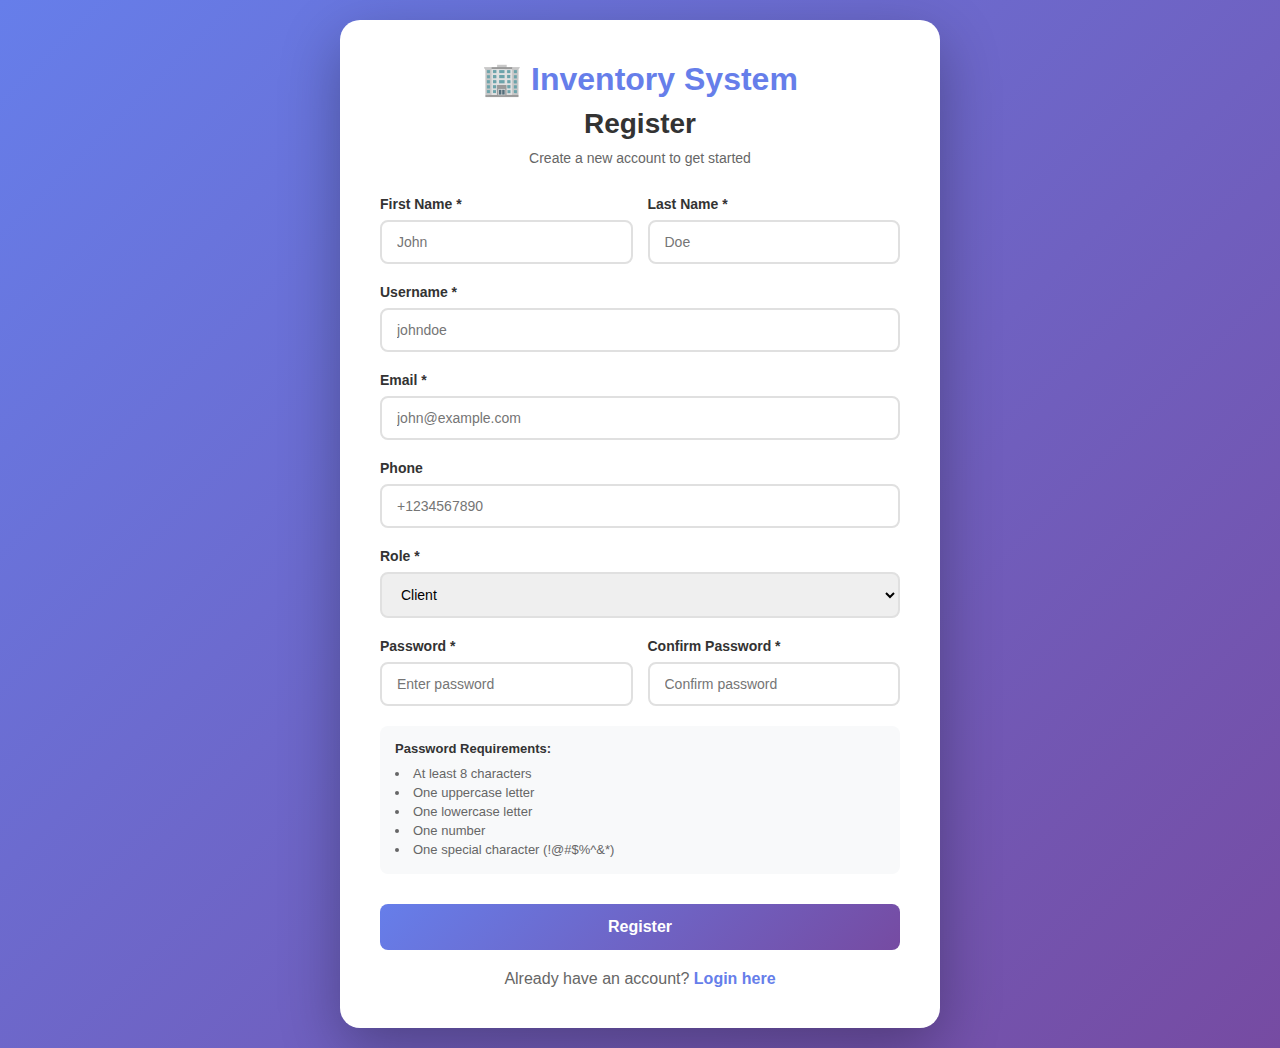
<file: frontend/index.html>
<!DOCTYPE html>
<html lang="en">
<head>
    <meta charset="UTF-8">
    <meta name="viewport" content="width=device-width, initial-scale=1.0">
    <title>Register - Smart Inventory Management</title>
    <link rel="stylesheet" href="css/style.css">
</head>
<body>
    <div class="auth-container">
        <div class="auth-card register-card">
            <div class="auth-header">
                <h1>🏢 Inventory System</h1>
                <h2>Register</h2>
                <p>Create a new account to get started</p>
            </div>

            <div id="error-message" class="error-message" style="display: none;"></div>
            <div id="success-message" class="success-message" style="display: none;"></div>

            <form id="register-form" class="auth-form">
                <div class="form-row">
                    <div class="form-group">
                        <label for="first_name">First Name *</label>
                        <input type="text" id="first_name" name="first_name" required placeholder="John">
                    </div>

                    <div class="form-group">
                        <label for="last_name">Last Name *</label>
                        <input type="text" id="last_name" name="last_name" required placeholder="Doe">
                    </div>
                </div>

                <div class="form-group">
                    <label for="username">Username *</label>
                    <input type="text" id="username" name="username" required minlength="3" placeholder="johndoe">
                </div>

                <div class="form-group">
                    <label for="email">Email *</label>
                    <input type="email" id="email" name="email" required placeholder="john@example.com">
                </div>

                <div class="form-group">
                    <label for="phone">Phone</label>
                    <input type="tel" id="phone" name="phone" placeholder="+1234567890">
                </div>

                <div class="form-group">
                    <label for="role">Role *</label>
                    <select id="role" name="role" required>
                        <option value="client">Client</option>
                        <option value="admin">Admin</option>
                    </select>
                </div>

                <div class="form-row">
                    <div class="form-group">
                        <label for="password">Password *</label>
                        <input type="password" id="password" name="password" required placeholder="Enter password">
                    </div>

                    <div class="form-group">
                        <label for="confirmPassword">Confirm Password *</label>
                        <input type="password" id="confirmPassword" name="confirmPassword" required placeholder="Confirm password">
                    </div>
                </div>

                <div class="password-requirements">
                    <p><strong>Password Requirements:</strong></p>
                    <ul>
                        <li>At least 8 characters</li>
                        <li>One uppercase letter</li>
                        <li>One lowercase letter</li>
                        <li>One number</li>
                        <li>One special character (!@#$%^&*)</li>
                    </ul>
                </div>

                <button type="submit" class="btn-primary">Register</button>
            </form>

            <div class="auth-footer">
                <p>Already have an account? <a href="login.html">Login here</a></p>
            </div>
        </div>
    </div>

    <script src="js/utils.js"></script>
    <script src="js/auth.js"></script>
</body>
</html>
</file>
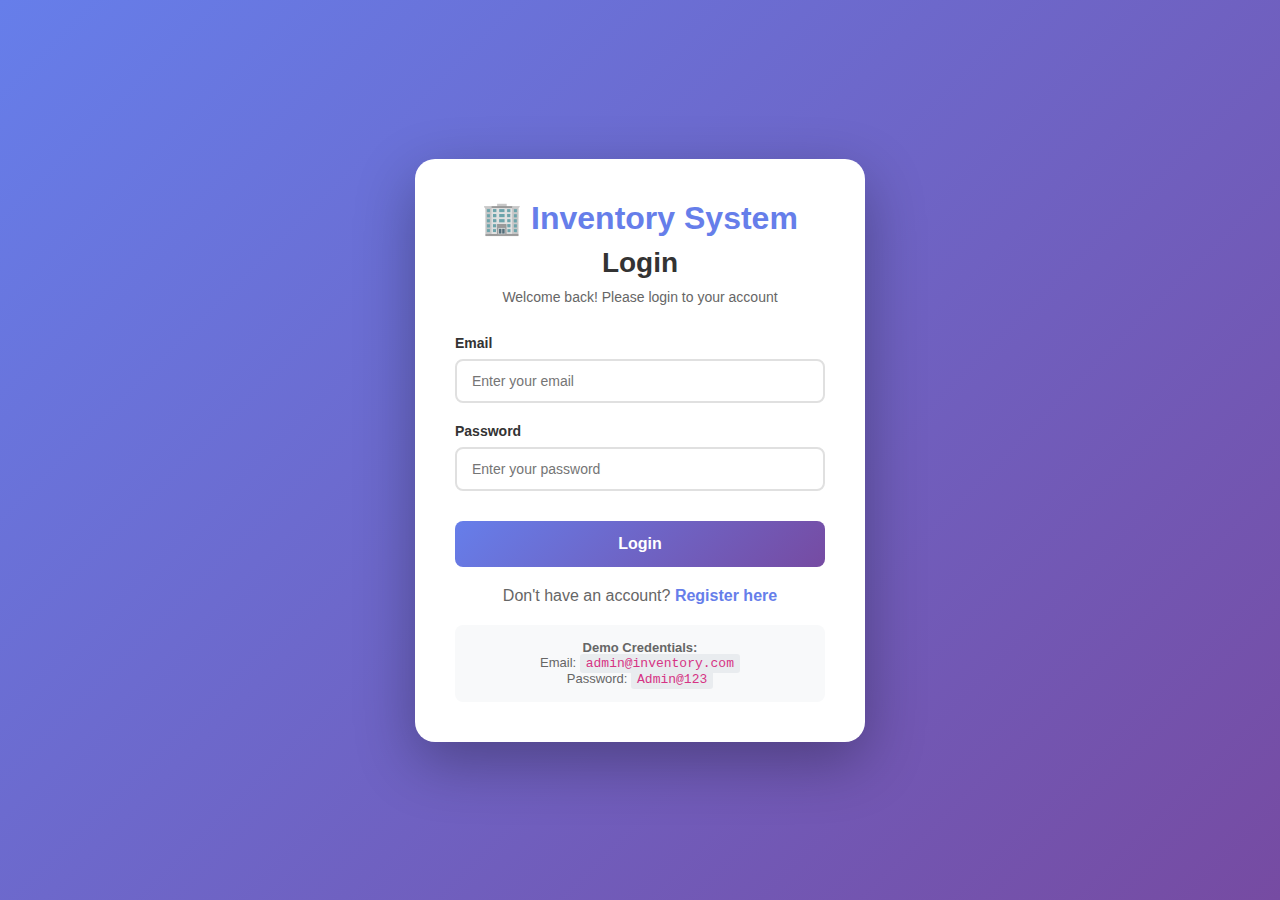
<file: frontend/admin-orders.html>
<!DOCTYPE html>
<html lang="en">
<head>
    <meta charset="UTF-8">
    <meta name="viewport" content="width=device-width, initial-scale=1.0">
    <title>Manage Orders - Admin - Smart Inventory Management</title>
    <link rel="stylesheet" href="css/main.css">
    <style>
        .status-select {
            padding: 0.4rem;
            border-radius: var(--radius-md);
            border: 1px solid var(--slate-200);
            font-size: 0.85rem;
            outline: none;
        }
        .status-select:focus {
            border-color: var(--primary-500);
        }
    </style>
</head>
<body class="fade-in">
    <div class="app-wrapper">
        <nav class="navbar">
            <a href="index.html" class="nav-brand">
                <span>🏢</span> Smart Store
            </a>
            <div id="main-nav-links" class="nav-links"></div>
            <div class="nav-user-profile" id="nav-auth-section"></div>
        </nav>

        <!-- Main Content -->
        <main class="main-content">
            <header class="page-header">
                <div class="page-title">
                    <h1>Order fulfillment</h1>
                    <p>Track customer orders and manage delivery status</p>
                </div>
            </header>

            <div class="card">
                <div style="display: flex; justify-content: space-between; align-items: center; margin-bottom: 2rem;">
                    <h3>All Customer Orders</h3>
                    <div style="display: flex; gap: 0.75rem; align-items: center;">
                        <input type="text" id="order-search" class="form-control" placeholder="Search customer or product..." style="width: 280px;">
                        <button class="btn btn-success" onclick="exportCSV()">⬇️ Export CSV</button>
                    </div>
                </div>

                <div class="table-container">
                    <table class="data-table">
                        <thead>
                            <tr>
                                <th>Order ID</th>
                                <th>Customer</th>
                                <th>Product</th>
                                <th>Qty</th>
                                <th>Total</th>
                                <th>Payment</th>
                                <th>Current Status</th>
                                <th>Change Status</th>
                                <th>Date</th>
                            </tr>
                        </thead>
                        <tbody id="admin-orders-list">
                            <tr>
                                <td colspan="8" style="text-align: center; padding: 2rem; color: var(--slate-500);">Loading system orders...</td>
                            </tr>
                        </tbody>
                    </table>
                </div>
            </div>
        </main>
    </div>

    <script src="js/utils.js"></script>
    <script src="js/admin-orders.js"></script>
</body>
</html>
</file>
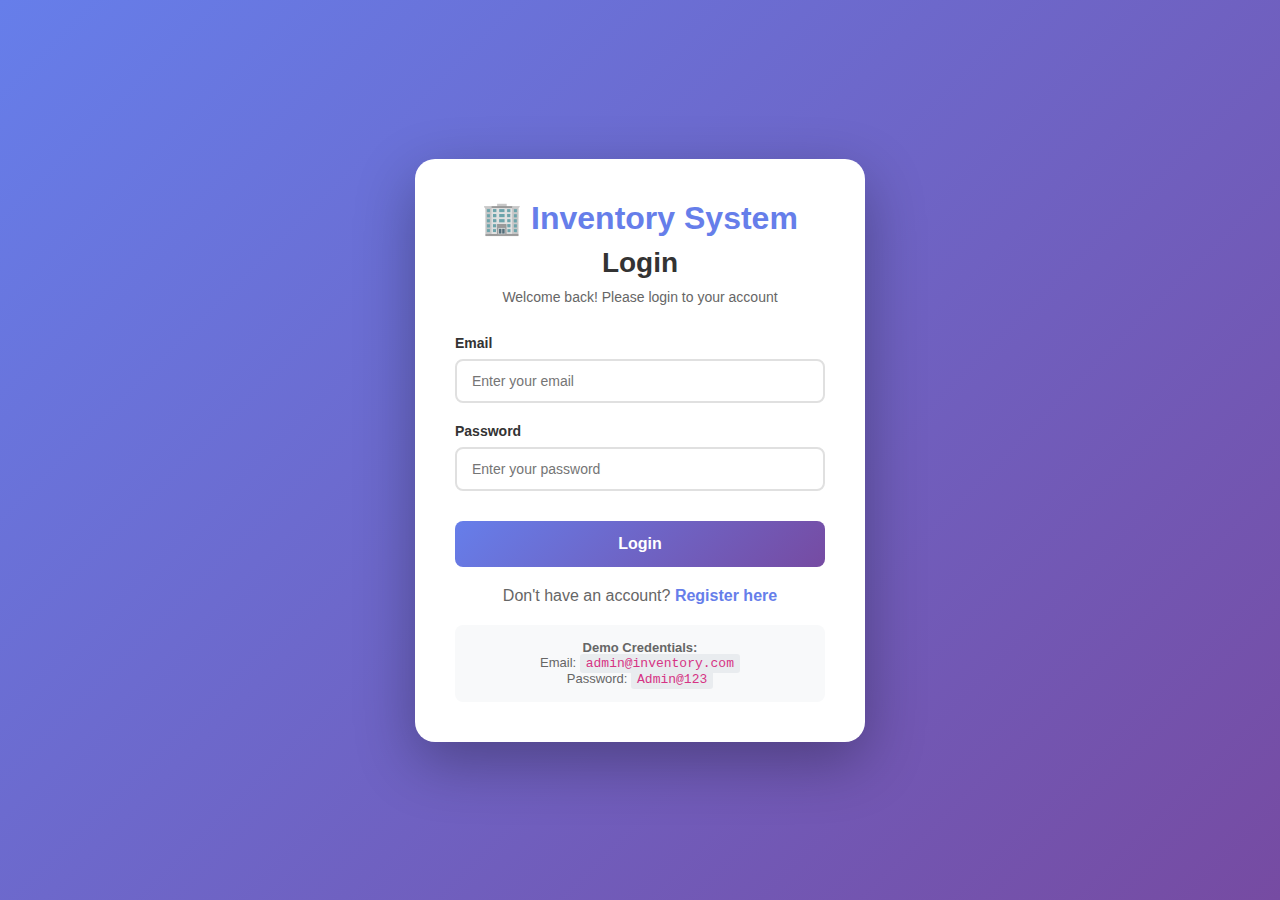
<file: frontend/admin.html>
<!DOCTYPE html>
<html lang="en">
<head>
    <meta charset="UTF-8">
    <meta name="viewport" content="width=device-width, initial-scale=1.0">
    <title>Admin Panel - Smart Inventory Management</title>
    <link rel="stylesheet" href="css/main.css">
</head>
<body class="fade-in">
    <div class="app-wrapper">
        <nav class="navbar">
            <a href="index.html" class="nav-brand">
                <span>🏢</span> Smart Store
            </a>
            <div id="main-nav-links" class="nav-links"></div>
            <div class="nav-user-profile" id="nav-auth-section"></div>
        </nav>

        <!-- Main Content -->
        <main class="main-content">
            <header class="page-header">
                <div class="page-title">
                    <h1>User Management</h1>
                    <p>Manage system users and their roles</p>
                </div>
            </header>

            <div class="card" style="padding: 0; overflow: hidden;">
                <div class="table-container">
                    <table id="users-table">
                        <thead>
                            <tr>
                                <th>Name</th>
                                <th>Username</th>
                                <th>Email</th>
                                <th>Role</th>
                                <th>Status</th>
                                <th>Joined Date</th>
                                <th>Actions</th>
                            </tr>
                        </thead>
                        <tbody id="users-tbody">
                            <!-- Populated by JS -->
                        </tbody>
                    </table>
                </div>
            </div>
        </main>
    </div>

    <!-- User Role Modal -->
    <div id="role-modal" class="modal">
        <div class="modal-content" style="max-width: 400px;">
            <div class="modal-header">
                <h3>Change User Role</h3>
                <span class="close">&times;</span>
            </div>
            <div class="modal-body">
                <form id="role-form">
                    <input type="hidden" id="modal-user-id">
                    <div class="form-group">
                        <label class="form-label" id="modal-user-name-display"></label>
                        <select id="new-role" class="form-control">
                            <option value="admin">Administrator</option>
                            <option value="client">Employee / Client</option>
                        </select>
                    </div>
                </form>
            </div>
            <div class="modal-footer">
                <button class="btn btn-secondary close">Cancel</button>
                <button id="save-role-btn" class="btn btn-primary">Save Changes</button>
            </div>
        </div>
    </div>

    <script src="js/utils.js"></script>
    <script>
        protectPage();
        
        document.addEventListener('DOMContentLoaded', () => {
            const user = getCurrentUser();
            if (user && user.role !== 'admin') {
                window.location.href = 'dashboard.html';
                return;
            }
            loadUsers();
            
            // Modal logic
            document.querySelectorAll('.close').forEach(btn => {
                btn.onclick = () => document.getElementById('role-modal').style.display = 'none';
            });
            
            document.getElementById('save-role-btn').onclick = updateRole;
        });

        async function loadUsers() {
            const tbody = document.getElementById('users-tbody');
            tbody.innerHTML = '<tr><td colspan="7" style="text-align:center; padding:2rem;">Loading users...</td></tr>';
            
            try {
                const data = await apiCall('/auth/users', 'GET');
                if (data.users.length === 0) {
                    tbody.innerHTML = '<tr><td colspan="7" style="text-align:center; padding:2rem;">No users found.</td></tr>';
                    return;
                }
                
                tbody.innerHTML = data.users.map(u => `
                    <tr>
                        <td><strong>${u.first_name} ${u.last_name}</strong></td>
                        <td>${u.username}</td>
                        <td>${u.email}</td>
                        <td><span class="badge ${u.role === 'admin' ? 'badge-blue' : 'badge-warning'}">${u.role.toUpperCase()}</span></td>
                        <td><span class="badge ${u.is_active ? 'badge-success' : 'badge-danger'}">${u.is_active ? 'Active' : 'Inactive'}</span></td>
                        <td>${new Date(u.created_at).toLocaleDateString()}</td>
                        <td>
                            <button class="btn btn-secondary" style="padding: 0.25rem 0.5rem; font-size: 0.75rem;" 
                                onclick="openRoleModal(${u.user_id}, '${u.first_name} ${u.last_name}', '${u.role}')">Role</button>
                            <button class="btn btn-danger" style="padding: 0.25rem 0.5rem; font-size: 0.75rem;" 
                                onclick="deleteUser(${u.user_id}, '${u.first_name} ${u.last_name}')">Delete</button>
                        </td>
                    </tr>
                `).join('');
            } catch (error) {
                showError('Failed to load users');
                tbody.innerHTML = '<tr><td colspan="7" style="text-align:center; padding:2rem; color:red;">Error loading users.</td></tr>';
            }
        }

        function openRoleModal(userId, name, currentRole) {
            document.getElementById('modal-user-id').value = userId;
            document.getElementById('modal-user-name-display').textContent = `User: ${name}`;
            document.getElementById('new-role').value = currentRole;
            document.getElementById('role-modal').style.display = 'block';
        }

        async function updateRole() {
            const userId = document.getElementById('modal-user-id').value;
            const newRole = document.getElementById('new-role').value;
            
            try {
                await apiCall('/auth/change-role', 'PUT', {
                    user_id: parseInt(userId),
                    new_role: newRole
                });
                showSuccess('User role updated successfully');
                document.getElementById('role-modal').style.display = 'none';
                loadUsers();
            } catch (error) {
                showError(error.message);
            }
        }

        async function deleteUser(userId, name) {
            const currentUser = getCurrentUser();
            if (currentUser && currentUser.user_id === userId) {
                showError("You cannot delete your own admin account!");
                return;
            }

            if (!confirm(`Are you sure you want to delete user "${name}"? This action cannot be undone.`)) return;
            
            try {
                await apiCall(`/auth/users/${userId}`, 'DELETE');
                showSuccess(`User ${name} deleted successfully`);
                loadUsers();
            } catch (error) {
                showError(error.message);
            }
        }
    </script>
</body>
</html>
</file>
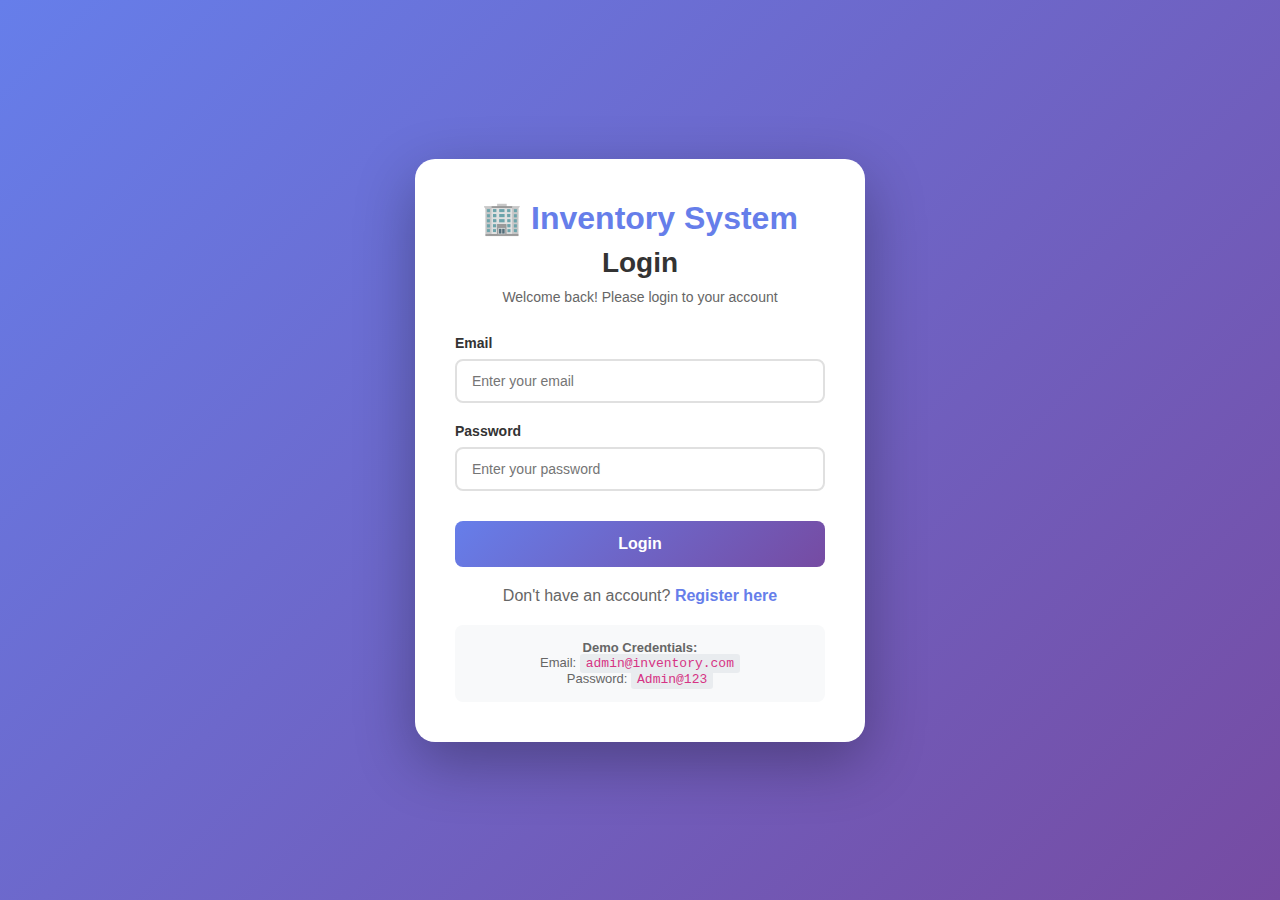
<file: frontend/alerts.html>
<!DOCTYPE html>
<html lang="en">
<head>
    <meta charset="UTF-8">
    <meta name="viewport" content="width=device-width, initial-scale=1.0">
    <title>Alerts - Smart Inventory Management</title>
    <link rel="stylesheet" href="css/main.css">
</head>
<body>
    <div class="app-wrapper">
        <nav class="navbar">
            <div class="nav-brand">
                <span class="brand-icon">📦</span>
                <span>SmartInventory</span>
            </div>
            <div class="nav-links" id="main-nav-links"></div>
            <div class="nav-auth" id="nav-auth-section"></div>
        </nav>

        <main class="main-content">
            <div class="page-header">
                <h1>🔔 Alerts &amp; Notifications</h1>
            </div>

            <!-- Admin View -->
            <div id="admin-view" style="display:none;">
                <div class="card" style="margin-bottom:1.5rem;">
                    <div class="card-header">
                        <h3>Create Broadcast Alert</h3>
                    </div>
                    <div class="card-body">
                        <form id="create-alert-form" style="max-width:600px;">
                            <div class="form-group" style="margin-bottom:1rem;">
                                <label style="display:block;margin-bottom:.4rem;font-weight:600;">Alert Message</label>
                                <textarea id="alert-message-input" class="form-input" rows="3"
                                    placeholder="Enter broadcast message for all users..." required
                                    style="width:100%;resize:vertical;"></textarea>
                            </div>
                            <div class="form-group" style="margin-bottom:1.2rem;">
                                <label style="display:block;margin-bottom:.4rem;font-weight:600;">Alert Type</label>
                                <select id="alert-type-input" class="form-input" style="width:100%;max-width:300px;">
                                    <option value="broadcast">Broadcast</option>
                                    <option value="low_stock">Low Stock</option>
                                    <option value="maintenance">Maintenance</option>
                                    <option value="info">Info</option>
                                </select>
                            </div>
                            <button type="submit" class="btn btn-primary">Send Alert</button>
                        </form>
                    </div>
                </div>

                <div class="card" style="margin-bottom:1.5rem;">
                    <div class="card-header">
                        <h3>Active Alerts</h3>
                    </div>
                    <div class="card-body">
                        <div class="table-container">
                            <table class="data-table">
                                <thead>
                                    <tr>
                                        <th>Product</th>
                                        <th>Type</th>
                                        <th>Message</th>
                                        <th>Created</th>
                                        <th>Action</th>
                                    </tr>
                                </thead>
                                <tbody id="active-alerts-table">
                                    <tr><td colspan="5" class="no-data">Loading...</td></tr>
                                </tbody>
                            </table>
                        </div>
                    </div>
                </div>

                <div class="card">
                    <div class="card-header">
                        <h3>Alert History</h3>
                    </div>
                    <div class="card-body">
                        <div class="table-container">
                            <table class="data-table">
                                <thead>
                                    <tr>
                                        <th>Product</th>
                                        <th>Type</th>
                                        <th>Message</th>
                                        <th>Created</th>
                                        <th>Acknowledged By</th>
                                        <th>Acknowledged At</th>
                                    </tr>
                                </thead>
                                <tbody id="alert-history-table">
                                    <tr><td colspan="6" class="no-data">Loading...</td></tr>
                                </tbody>
                            </table>
                        </div>
                    </div>
                </div>
            </div>

            <!-- User View -->
            <div id="user-view" style="display:none;">
                <div class="card">
                    <div class="card-header">
                        <h3>Your Notifications</h3>
                    </div>
                    <div class="card-body">
                        <div id="user-notifications-list">
                            <p class="no-data">Loading...</p>
                        </div>
                    </div>
                </div>
            </div>
        </main>
    </div>

    <script src="js/utils.js"></script>
    <script src="js/alerts.js"></script>
</body>
</html>
</file>
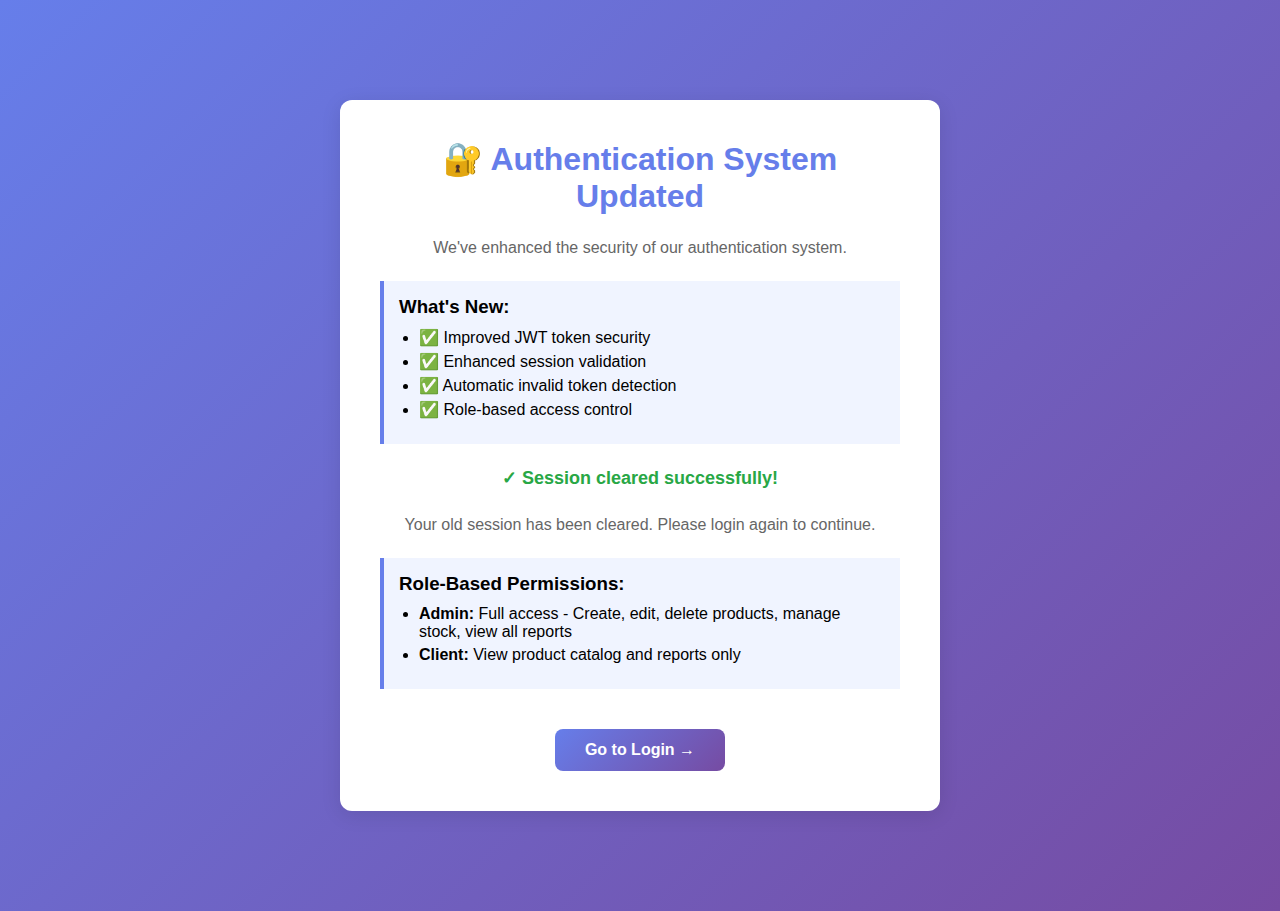
<file: frontend/clear-session.html>
<!DOCTYPE html>
<html lang="en">
<head>
    <meta charset="UTF-8">
    <meta name="viewport" content="width=device-width, initial-scale=1.0">
    <title>Session Reset - Smart Inventory Management</title>
    <link rel="stylesheet" href="css/style.css">
    <style>
        .reset-container {
            max-width: 600px;
            margin: 100px auto;
            padding: 40px;
            background: white;
            border-radius: 12px;
            box-shadow: 0 4px 20px rgba(0, 0, 0, 0.1);
            text-align: center;
        }
        .reset-container h1 {
            color: #667eea;
            margin-bottom: 20px;
        }
        .reset-container p {
            margin: 15px 0;
            line-height: 1.6;
            color: #666;
        }
        .reset-container .success {
            color: #28a745;
            font-weight: bold;
            font-size: 18px;
            margin: 20px 0;
        }
        .reset-container .btn {
            display: inline-block;
            margin-top: 20px;
            padding: 12px 30px;
            background: linear-gradient(135deg, #667eea 0%, #764ba2 100%);
            color: white;
            text-decoration: none;
            border-radius: 8px;
            font-weight: 600;
            transition: transform 0.2s ease;
        }
        .reset-container .btn:hover {
            transform: translateY(-2px);
        }
        .info-box {
            background: #f0f4ff;
            border-left: 4px solid #667eea;
            padding: 15px;
            margin: 20px 0;
            text-align: left;
        }
        .info-box ul {
            margin: 10px 0;
            padding-left: 20px;
        }
        .info-box li {
            margin: 5px 0;
        }
    </style>
</head>
<body>
    <div class="reset-container">
        <h1>🔐 Authentication System Updated</h1>
        <p>We've enhanced the security of our authentication system.</p>
        
        <div class="info-box">
            <h3>What's New:</h3>
            <ul>
                <li>✅ Improved JWT token security</li>
                <li>✅ Enhanced session validation</li>
                <li>✅ Automatic invalid token detection</li>
                <li>✅ Role-based access control</li>
            </ul>
        </div>

        <div id="status-message"></div>

        <p>Your old session has been cleared. Please login again to continue.</p>
        
        <div class="info-box">
            <h3>Role-Based Permissions:</h3>
            <ul>
                <li><strong>Admin:</strong> Full access - Create, edit, delete products, manage stock, view all reports</li>
                <li><strong>Client:</strong> View product catalog and reports only</li>
            </ul>
        </div>

        <a href="login.html" class="btn">Go to Login →</a>
    </div>

    <script>
        // Clear all stored tokens and user data
        localStorage.removeItem('access_token');
        localStorage.removeItem('user');
        sessionStorage.clear();
        
        // Show success message
        document.getElementById('status-message').innerHTML = 
            '<p class="success">✓ Session cleared successfully!</p>';
    </script>
</body>
</html>
</file>
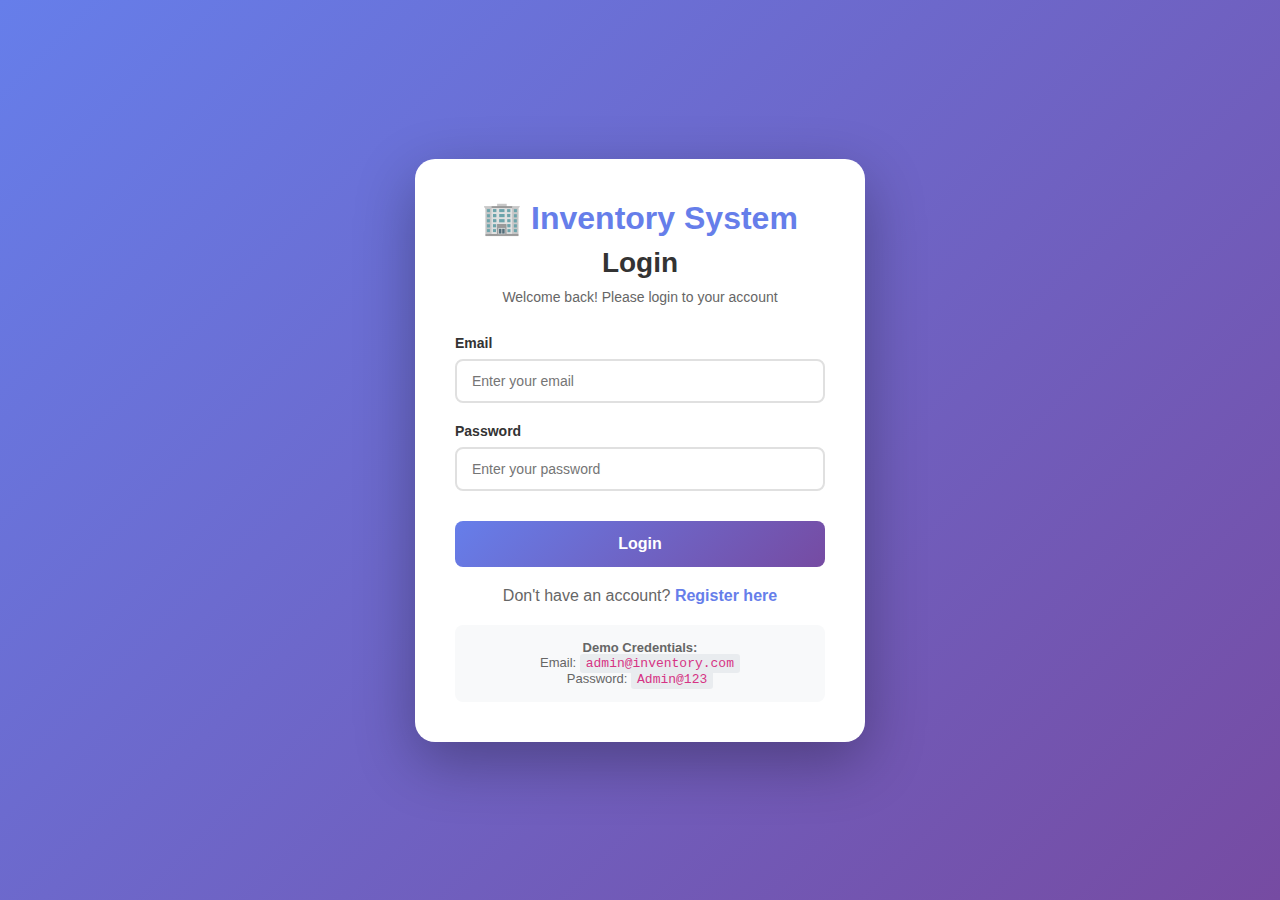
<file: frontend/dashboard.html>
<!DOCTYPE html>
<html lang="en">
<head>
    <meta charset="UTF-8">
    <meta name="viewport" content="width=device-width, initial-scale=1.0">
    <title>Dashboard - Smart Inventory Management</title>
    <link rel="stylesheet" href="css/style.css">
    <link rel="stylesheet" href="css/dashboard.css">
</head>
<body>
    <div class="dashboard-container">
        <div class="dashboard-header">
            <h1>🏢 Smart Inventory Management System</h1>
            <div class="header-actions">
                <a href="profile.html" class="btn-secondary">👤 Profile</a>
                <button id="logout-btn" class="btn-logout">Logout</button>
            </div>
        </div>

        <div class="dashboard-content">
            <div class="welcome-card">
                <h2>Welcome, <span id="user-name"></span>!</h2>
                <div class="user-info">
                    <div class="info-item">
                        <span class="label">Username:</span>
                        <span class="value" id="user-username"></span>
                    </div>
                    <div class="info-item">
                        <span class="label">Email:</span>
                        <span class="value" id="user-email"></span>
                    </div>
                    <div class="info-item">
                        <span class="label">Role:</span>
                        <span class="badge" id="user-role"></span>
                    </div>
                </div>
            </div>

            <div class="features-grid">
                <a href="inventory.html" class="feature-card">
                    <div class="icon">📦</div>
                    <h3>Products</h3>
                    <p>Manage your inventory</p>
                </a>

                <a href="reports.html" class="feature-card">
                    <div class="icon">📊</div>
                    <h3>Reports</h3>
                    <p>View sales reports</p>
                </a>

                <div class="feature-card disabled">
                    <div class="icon">🔔</div>
                    <h3>Alerts</h3>
                    <p>Low stock notifications</p>
                    <small>Coming Soon</small>
                </div>

                <div class="feature-card disabled">
                    <div class="icon">📝</div>
                    <h3>Transactions</h3>
                    <p>Track movements</p>
                    <small>Coming Soon</small>
                </div>
            </div>

            <div class="info-banner">
                <h3>✅ Milestone 2 Complete: Product Management</h3>
                <p><strong id="role-info"></strong></p>
                <p class="small-text">
                    Password reset available in Profile • Products and Reports fully functional
                </p>
            </div>
        </div>
    </div>

    <script src="js/utils.js"></script>
    <script src="js/dashboard.js"></script>
</body>
</html>
</file>
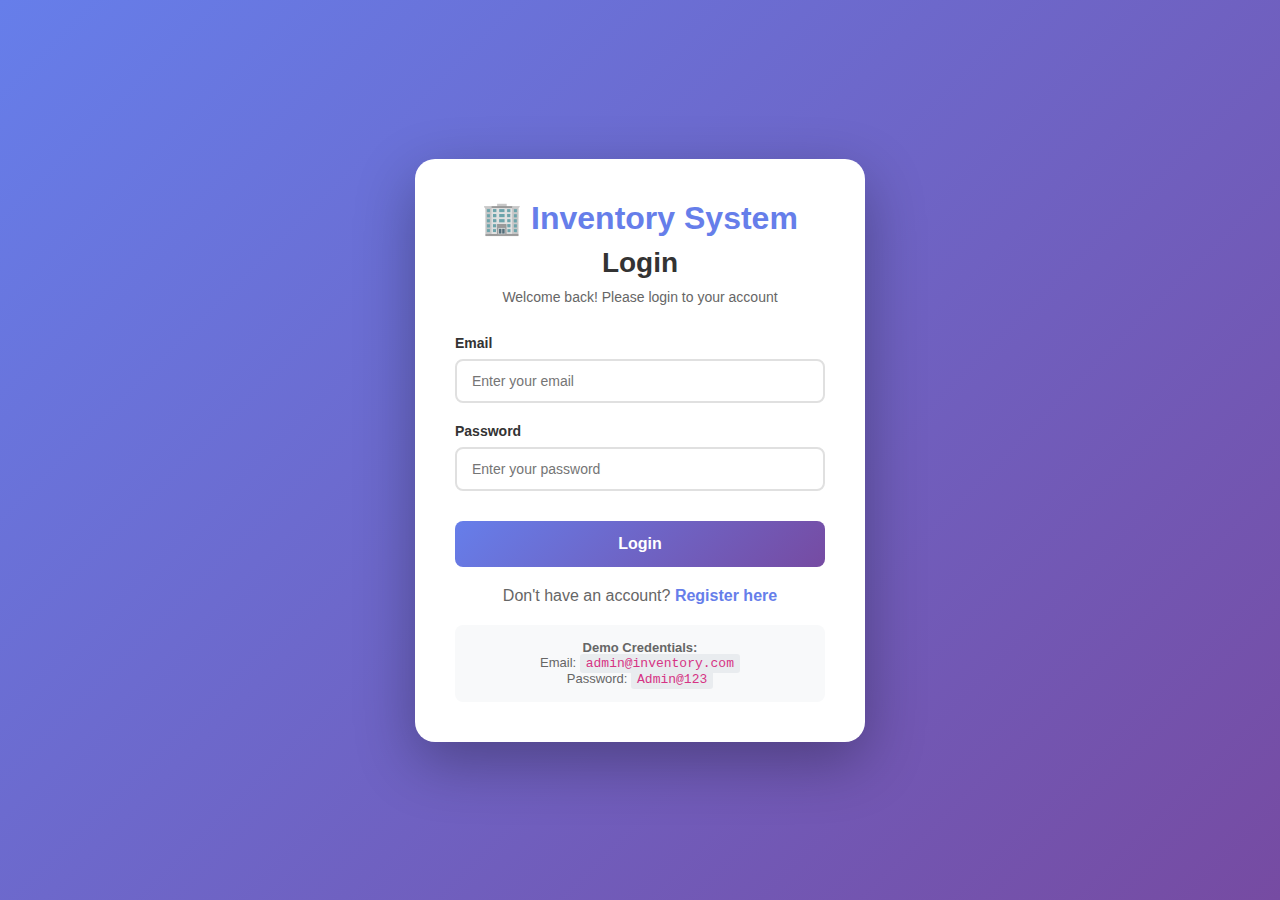
<file: frontend/inventory.html>
<!DOCTYPE html>
<html lang="en">
<head>
    <meta charset="UTF-8">
    <meta name="viewport" content="width=device-width, initial-scale=1.0">
    <title>Products - Smart Inventory Management</title>
    <link rel="stylesheet" href="css/style.css">
    <link rel="stylesheet" href="css/dashboard.css">
    <link rel="stylesheet" href="css/inventory.css">
</head>
<body>
    <div class="dashboard-container">
        <div class="dashboard-header">
            <h1>🏢 Smart Inventory Management System</h1>
            <div class="header-actions">
                <a href="dashboard.html" class="btn-secondary">← Dashboard</a>
                <a href="profile.html" class="btn-secondary">👤 Profile</a>
                <button id="logout-btn" class="btn-logout">Logout</button>
            </div>
        </div>

        <div class="dashboard-content">
            <div class="page-header">
                <h2>📦 Product Management</h2>
                <button id="add-product-btn" class="btn-primary">+ Add Product</button>
            </div>

            <!-- Filters -->
            <div class="filters-section">
                <div class="filter-group">
                    <input type="text" id="search-input" placeholder="🔍 Search by name or SKU..." class="search-input">
                </div>
                <div class="filter-group">
                    <select id="category-filter" class="filter-select">
                        <option value="">All Categories</option>
                    </select>
                </div>
                <div class="filter-group">
                    <select id="supplier-filter" class="filter-select">
                        <option value="">All Suppliers</option>
                    </select>
                </div>
                <div class="filter-group">
                    <label class="checkbox-label">
                        <input type="checkbox" id="low-stock-filter">
                        Low Stock Only
                    </label>
                </div>
                <button id="clear-filters-btn" class="btn-secondary">Clear Filters</button>
            </div>

            <!-- Products Table -->
            <div class="table-container">
                <div id="loading-message" class="loading-message" style="display: none;">
                    Loading products...
                </div>
                <div id="error-message-products" class="error-message" style="display: none;"></div>
                
                <table id="products-table" class="products-table">
                    <thead>
                        <tr>
                            <th>SKU</th>
                            <th>Product Name</th>
                            <th>Category</th>
                            <th>Supplier</th>
                            <th>Unit Price</th>
                            <th>Stock</th>
                            <th>Min Level</th>
                            <th>Status</th>
                            <th>Actions</th>
                        </tr>
                    </thead>
                    <tbody id="products-tbody">
                        <tr>
                            <td colspan="9" class="no-data">No products found. Click "Add Product" to get started!</td>
                        </tr>
                    </tbody>
                </table>
            </div>

            <div class="products-summary">
                <span>Total Products: <strong id="total-products">0</strong></span>
                <span class="divider">|</span>
                <span class="low-stock-count">Low Stock Items: <strong id="low-stock-count">0</strong></span>
            </div>
        </div>
    </div>

    <!-- Add/Edit Product Modal -->
    <div id="product-modal" class="modal">
        <div class="modal-content">
            <div class="modal-header">
                <h3 id="modal-title">Add New Product</h3>
                <span class="close">&times;</span>
            </div>
            <div class="modal-body">
                <div id="modal-error" class="error-message" style="display: none;"></div>
                
                <form id="product-form">
                    <input type="hidden" id="product-id">
                    
                    <div class="form-row">
                        <div class="form-group">
                            <label for="sku">SKU *</label>
                            <input type="text" id="sku" required placeholder="e.g., PROD-001">
                            <small>Unique product identifier</small>
                        </div>

                        <div class="form-group">
                            <label for="product-name">Product Name *</label>
                            <input type="text" id="product-name" required placeholder="e.g., Laptop Dell XPS 15">
                        </div>
                    </div>

                    <div class="form-group">
                        <label for="description">Description</label>
                        <textarea id="description" rows="3" placeholder="Product description..."></textarea>
                    </div>

                    <div class="form-row">
                        <div class="form-group">
                            <label for="category">Category *</label>
                            <input type="text" id="category" required list="categories-list" placeholder="e.g., Electronics">
                            <datalist id="categories-list"></datalist>
                        </div>

                        <div class="form-group">
                            <label for="supplier">Supplier *</label>
                            <input type="text" id="supplier" required list="suppliers-list" placeholder="e.g., TechSupply Inc">
                            <datalist id="suppliers-list"></datalist>
                        </div>
                    </div>

                    <div class="form-row">
                        <div class="form-group">
                            <label for="unit-price">Unit Price ($) *</label>
                            <input type="number" id="unit-price" step="0.01" min="0.01" required placeholder="0.00">
                        </div>

                        <div class="form-group">
                            <label for="quantity-in-stock">Initial Stock</label>
                            <input type="number" id="quantity-in-stock" min="0" value="0" placeholder="0">
                        </div>
                    </div>

                    <div class="form-row">
                        <div class="form-group">
                            <label for="min-stock-level">Min Stock Level *</label>
                            <input type="number" id="min-stock-level" min="0" value="10" required placeholder="10">
                            <small>Alert threshold for low stock</small>
                        </div>

                        <div class="form-group">
                            <label for="unit-of-measure">Unit of Measure</label>
                            <select id="unit-of-measure">
                                <option value="units">Units</option>
                                <option value="boxes">Boxes</option>
                                <option value="pieces">Pieces</option>
                                <option value="kg">Kilograms</option>
                                <option value="liters">Liters</option>
                                <option value="meters">Meters</option>
                            </select>
                        </div>
                    </div>

                    <div class="form-actions">
                        <button type="button" class="btn-secondary" id="cancel-btn">Cancel</button>
                        <button type="submit" class="btn-primary" id="submit-product-btn">Save Product</button>
                    </div>
                </form>
            </div>
        </div>
    </div>

    <!-- Stock Update Modal -->
    <div id="stock-modal" class="modal">
        <div class="modal-content">
            <div class="modal-header">
                <h3>Update Stock</h3>
                <span class="close">&times;</span>
            </div>
            <div class="modal-body">
                <div id="stock-modal-error" class="error-message" style="display: none;"></div>
                
                <div class="stock-info">
                    <p><strong>Product:</strong> <span id="stock-product-name"></span></p>
                    <p><strong>Current Stock:</strong> <span id="stock-current-qty"></span></p>
                </div>

                <form id="stock-form">
                    <input type="hidden" id="stock-product-id">
                    
                    <div class="form-group">
                        <label for="movement-type">Movement Type *</label>
                        <select id="movement-type" required>
                            <option value="stock-in">Stock In (Receive/Purchase)</option>
                            <option value="stock-out">Stock Out (Sale/Use)</option>
                            <option value="adjustment">Adjustment</option>
                        </select>
                    </div>

                    <div class="form-group">
                        <label for="quantity">Quantity *</label>
                        <input type="number" id="quantity" min="1" required placeholder="0">
                    </div>

                    <div class="form-group">
                        <label for="reference-number">Reference Number</label>
                        <input type="text" id="reference-number" placeholder="e.g., PO-12345, INV-789">
                    </div>

                    <div class="form-group">
                        <label for="notes">Notes</label>
                        <textarea id="notes" rows="3" placeholder="Additional notes..."></textarea>
                    </div>

                    <div class="form-actions">
                        <button type="button" class="btn-secondary" id="cancel-stock-btn">Cancel</button>
                        <button type="submit" class="btn-primary">Update Stock</button>
                    </div>
                </form>
            </div>
        </div>
    </div>

    <!-- View Details Modal -->
    <div id="details-modal" class="modal">
        <div class="modal-content modal-large">
            <div class="modal-header">
                <h3>Product Details</h3>
                <span class="close">&times;</span>
            </div>
            <div class="modal-body">
                <div id="product-details" class="product-details"></div>
                <div class="modal-section">
                    <h4>Stock Movement History</h4>
                    <div id="movements-container" class="movements-container"></div>
                </div>
            </div>
        </div>
    </div>

    <script src="js/utils.js"></script>
    <script src="js/inventory.js"></script>
</body>
</html>
</file>
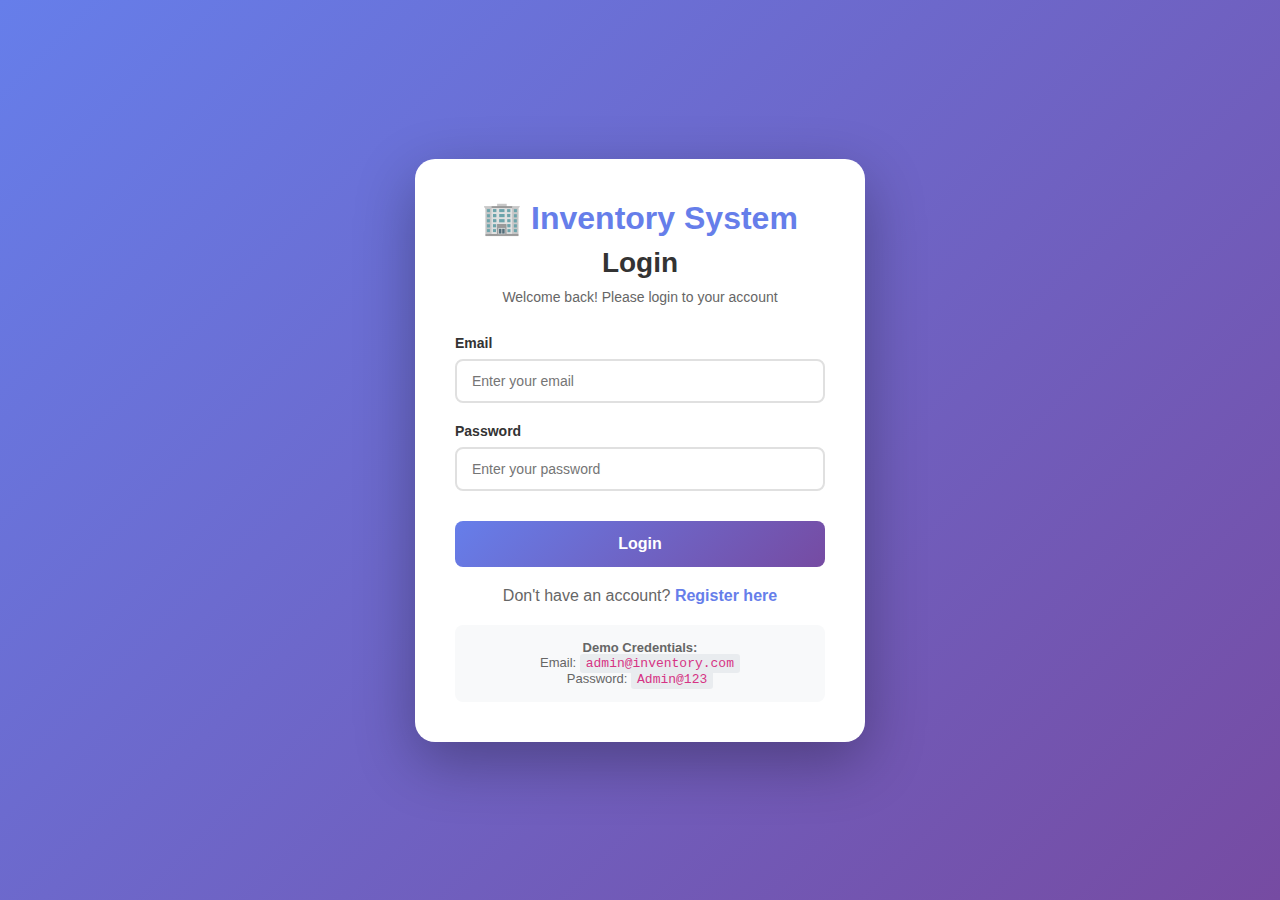
<file: frontend/login.html>
<!DOCTYPE html>
<html lang="en">
<head>
    <meta charset="UTF-8">
    <meta name="viewport" content="width=device-width, initial-scale=1.0">
    <title>Login - Smart Inventory Management</title>
    <link rel="stylesheet" href="css/style.css">
</head>
<body>
    <div class="auth-container">
        <div class="auth-card">
            <div class="auth-header">
                <h1>🏢 Inventory System</h1>
                <h2>Login</h2>
                <p>Welcome back! Please login to your account</p>
            </div>

            <div id="error-message" class="error-message" style="display: none;"></div>
            <div id="success-message" class="success-message" style="display: none;"></div>

            <form id="login-form" class="auth-form">
                <div class="form-group">
                    <label for="email">Email</label>
                    <input type="email" id="email" name="email" required placeholder="Enter your email">
                </div>

                <div class="form-group">
                    <label for="password">Password</label>
                    <input type="password" id="password" name="password" required placeholder="Enter your password">
                </div>

                <button type="submit" class="btn-primary">Login</button>
            </form>

            <div class="auth-footer">
                <p>Don't have an account? <a href="index.html">Register here</a></p>
            </div>

            <div class="demo-credentials">
                <p><strong>Demo Credentials:</strong></p>
                <p>Email: <code>admin@inventory.com</code></p>
                <p>Password: <code>Admin@123</code></p>
            </div>
        </div>
    </div>

    <script src="js/utils.js"></script>
    <script src="js/auth.js"></script>
</body>
</html>
</file>
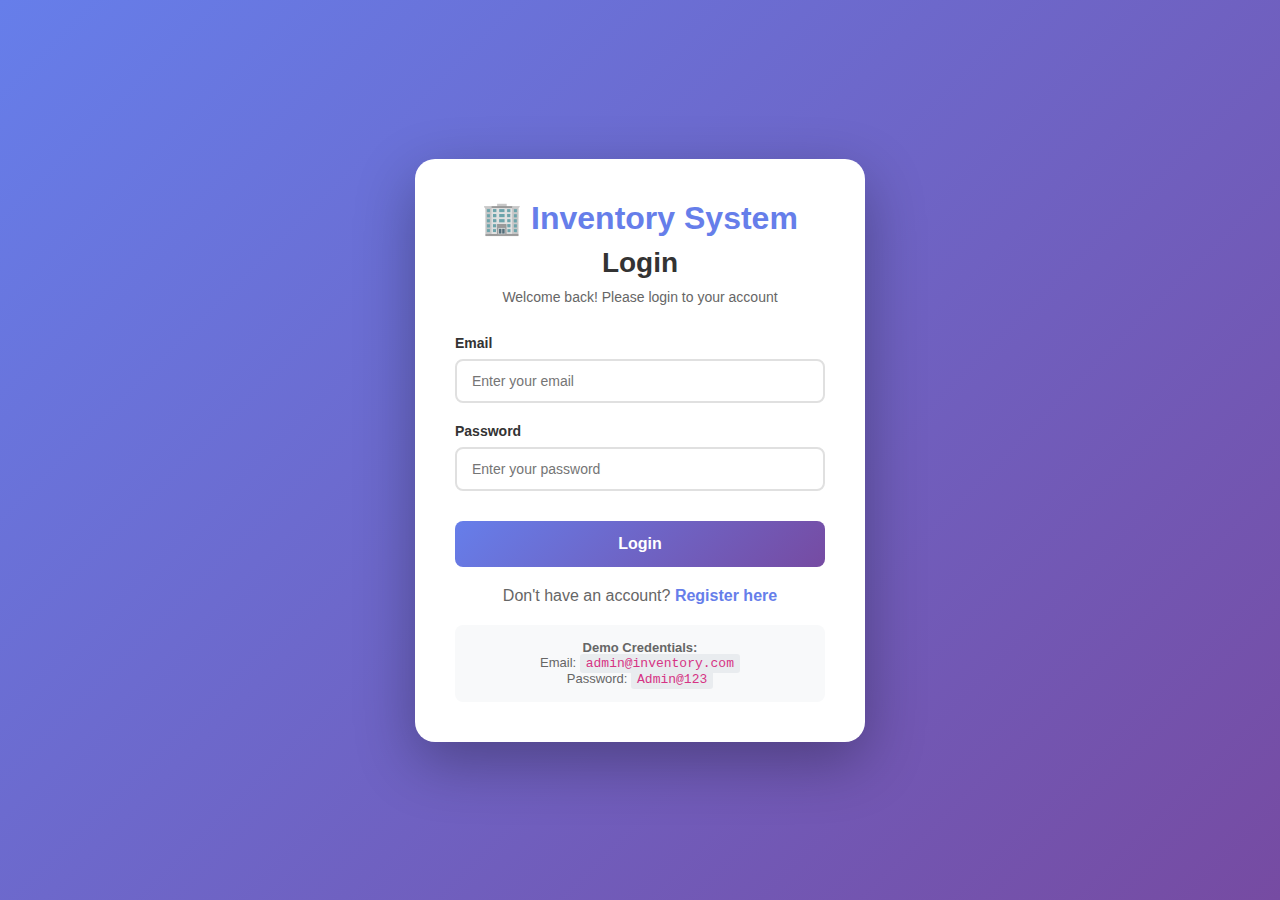
<file: frontend/orders.html>
<!DOCTYPE html>
<html lang="en">
<head>
    <meta charset="UTF-8">
    <meta name="viewport" content="width=device-width, initial-scale=1.0">
    <title>My Orders - Smart Inventory Management</title>
    <link rel="stylesheet" href="css/main.css">
</head>
<body class="fade-in">
    <div class="app-wrapper">
        <nav class="navbar">
            <a href="index.html" class="nav-brand">
                <span>🏢</span> Smart Store
            </a>
            <div id="main-nav-links" class="nav-links"></div>
            <div class="nav-user-profile" id="nav-auth-section"></div>
        </nav>

        <!-- Main Content -->
        <main class="main-content">
            <header class="page-header">
                <div class="page-title">
                    <h1>My Orders</h1>
                    <p>Track your purchase history and delivery status</p>
                </div>
                <button class="btn btn-success" onclick="exportCSV()">⬇️ Export CSV</button>
            </header>

            <div class="card">
                <div class="table-container">
                    <table class="data-table">
                        <thead>
                            <tr>
                                <th>Order ID</th>
                                <th>Product</th>
                                <th>Quantity</th>
                                <th>Total</th>
                                <th>Payment</th>
                                <th>Status</th>
                                <th>Date</th>
                            </tr>
                        </thead>
                        <tbody id="orders-list">
                            <tr>
                                <td colspan="7" style="text-align: center; padding: 2rem; color: var(--slate-500);">Loading orders...</td>
                            </tr>
                        </tbody>
                    </table>
                </div>
            </div>
        </main>
    </div>

    <script src="js/utils.js"></script>
    <script src="js/orders.js"></script>
</body>
</html>
</file>
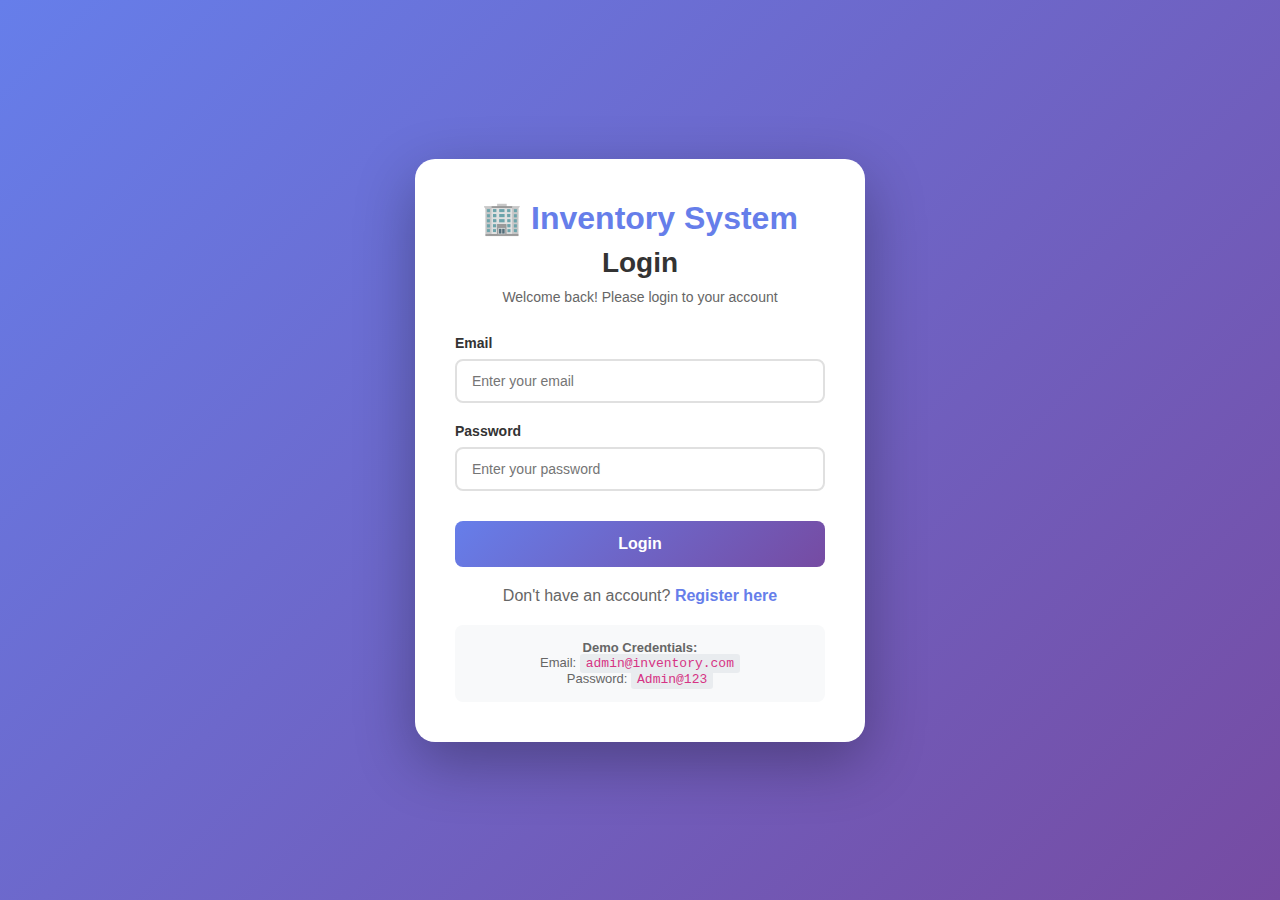
<file: frontend/profile.html>
<!DOCTYPE html>
<html lang="en">
<head>
    <meta charset="UTF-8">
    <meta name="viewport" content="width=device-width, initial-scale=1.0">
    <title>Profile - Smart Inventory Management</title>
    <link rel="stylesheet" href="css/style.css">
    <link rel="stylesheet" href="css/dashboard.css">
</head>
<body>
    <div class="dashboard-container">
        <div class="dashboard-header">
            <h1>🏢 Smart Inventory Management System</h1>
            <div class="header-actions">
                <a href="dashboard.html" class="btn-secondary">← Back to Dashboard</a>
                <button id="logout-btn" class="btn-logout">Logout</button>
            </div>
        </div>

        <div class="dashboard-content">
            <div class="profile-container">
                <div class="profile-section">
                    <h2>👤 Profile Information</h2>
                    <div class="profile-info">
                        <div class="info-row">
                            <span class="label">Full Name:</span>
                            <span class="value" id="user-fullname"></span>
                        </div>
                        <div class="info-row">
                            <span class="label">Username:</span>
                            <span class="value" id="user-username"></span>
                        </div>
                        <div class="info-row">
                            <span class="label">Email:</span>
                            <span class="value" id="user-email"></span>
                        </div>
                        <div class="info-row">
                            <span class="label">Phone:</span>
                            <span class="value" id="user-phone"></span>
                        </div>
                        <div class="info-row">
                            <span class="label">Role:</span>
                            <span class="badge" id="user-role"></span>
                        </div>
                        <div class="info-row">
                            <span class="label">Member Since:</span>
                            <span class="value" id="user-created"></span>
                        </div>
                    </div>
                </div>

                <div class="profile-section">
                    <h2>🔒 Change Password</h2>
                    
                    <div id="password-error" class="error-message" style="display: none;"></div>
                    <div id="password-success" class="success-message" style="display: none;"></div>

                    <form id="change-password-form" class="auth-form">
                        <div class="form-group">
                            <label for="current-password">Current Password *</label>
                            <input type="password" id="current-password" name="current_password" required 
                                   placeholder="Enter current password">
                        </div>

                        <div class="form-group">
                            <label for="new-password">New Password *</label>
                            <input type="password" id="new-password" name="new_password" required 
                                   placeholder="Enter new password">
                            <small class="form-help">
                                Password must be at least 8 characters long and include uppercase, lowercase, number, and special character.
                            </small>
                        </div>

                        <div class="form-group">
                            <label for="confirm-new-password">Confirm New Password *</label>
                            <input type="password" id="confirm-new-password" name="confirm_password" required 
                                   placeholder="Confirm new password">
                        </div>

                        <button type="submit" class="btn-primary">Change Password</button>
                    </form>
                </div>
            </div>
        </div>
    </div>

    <script src="js/utils.js"></script>
    <script src="js/profile.js"></script>
</body>
</html>
</file>
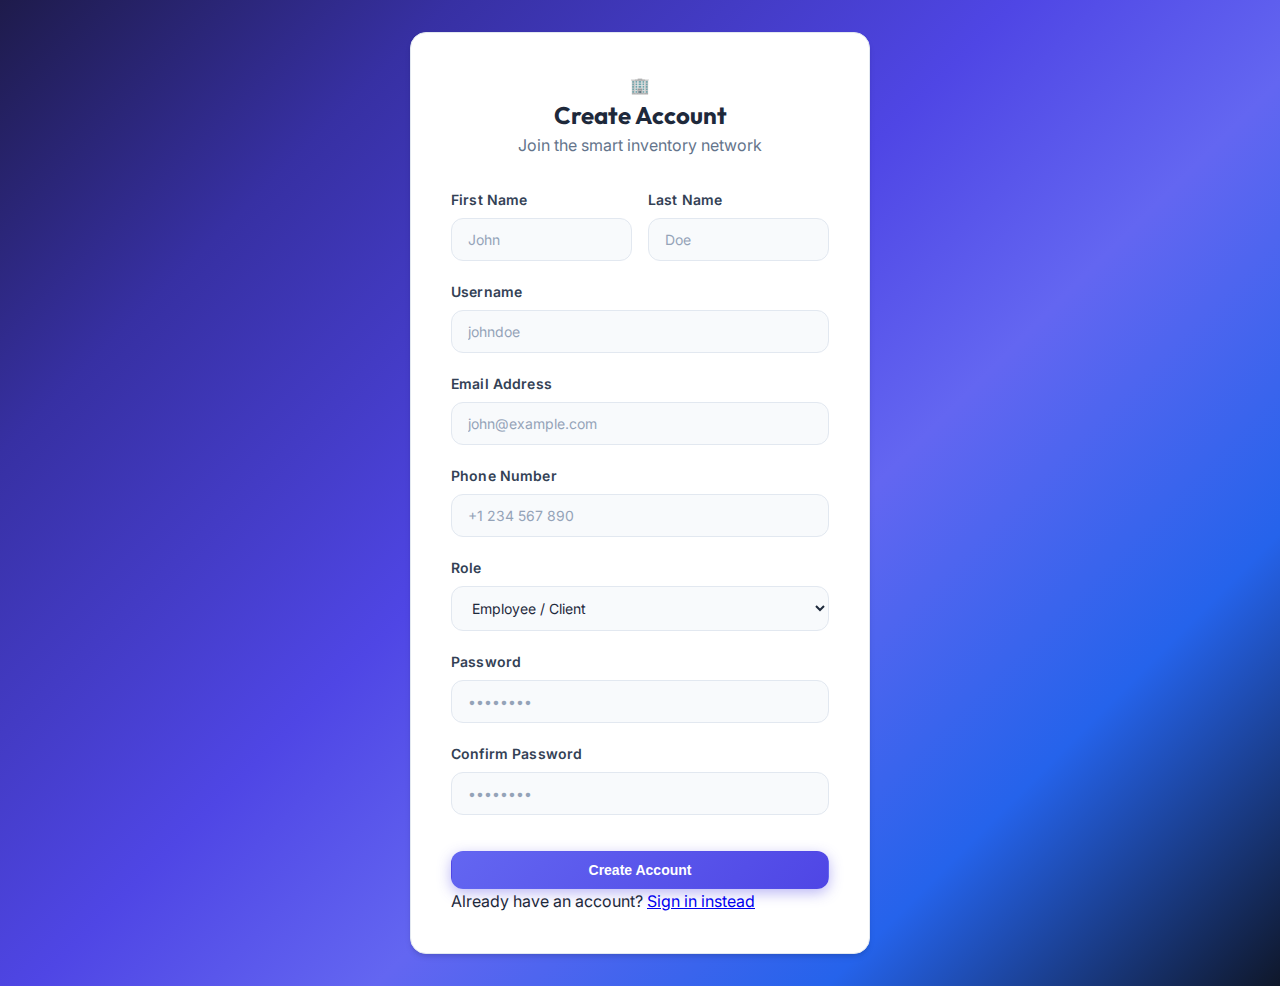
<file: frontend/register.html>
<!DOCTYPE html>
<html lang="en">
<head>
    <meta charset="UTF-8">
    <meta name="viewport" content="width=device-width, initial-scale=1.0">
    <title>Register - Smart Inventory Management</title>
    <link rel="stylesheet" href="css/main.css">
</head>
<body class="auth-page fade-in">
    <div class="auth-container">
        <div class="card auth-card">
            <div class="auth-header">
                <div class="auth-logo">🏢</div>
                <h2>Create Account</h2>
                <p>Join the smart inventory network</p>
            </div>

            <form id="register-form" class="auth-form">
                <div style="display: grid; grid-template-columns: 1fr 1fr; gap: 1rem;">
                    <div class="form-group">
                        <label class="form-label">First Name</label>
                        <input type="text" id="first_name" class="form-control" required placeholder="John">
                    </div>
                    <div class="form-group">
                        <label class="form-label">Last Name</label>
                        <input type="text" id="last_name" class="form-control" required placeholder="Doe">
                    </div>
                </div>

                <div class="form-group">
                    <label class="form-label">Username</label>
                    <input type="text" id="username" class="form-control" required minlength="3" placeholder="johndoe">
                </div>

                <div class="form-group">
                    <label class="form-label">Email Address</label>
                    <input type="email" id="email" class="form-control" required placeholder="john@example.com">
                </div>

                <div class="form-group">
                    <label class="form-label">Phone Number</label>
                    <input type="tel" id="phone" class="form-control" required placeholder="+1 234 567 890">
                </div>

                <div class="form-group">
                    <label class="form-label">Role</label>
                    <select id="role" class="form-control" required>
                        <option value="employee">Employee / Client</option>
                        <option value="admin">Administrator</option>
                    </select>
                </div>

                <div class="form-group">
                    <label class="form-label">Password</label>
                    <input type="password" id="password" class="form-control" required placeholder="••••••••">
                </div>

                <div class="form-group">
                    <label class="form-label">Confirm Password</label>
                    <input type="password" id="confirmPassword" class="form-control" required placeholder="••••••••">
                </div>

                <button type="submit" class="btn btn-primary" style="width: 100%; margin-top: 1rem;">
                    Create Account
                </button>
            </form>

            <div class="auth-footer">
                <p>Already have an account? <a href="login.html">Sign in instead</a></p>
            </div>
        </div>
    </div>

    <script src="js/utils.js"></script>
    <script src="js/auth.js"></script>
</body>
</html>
</file>
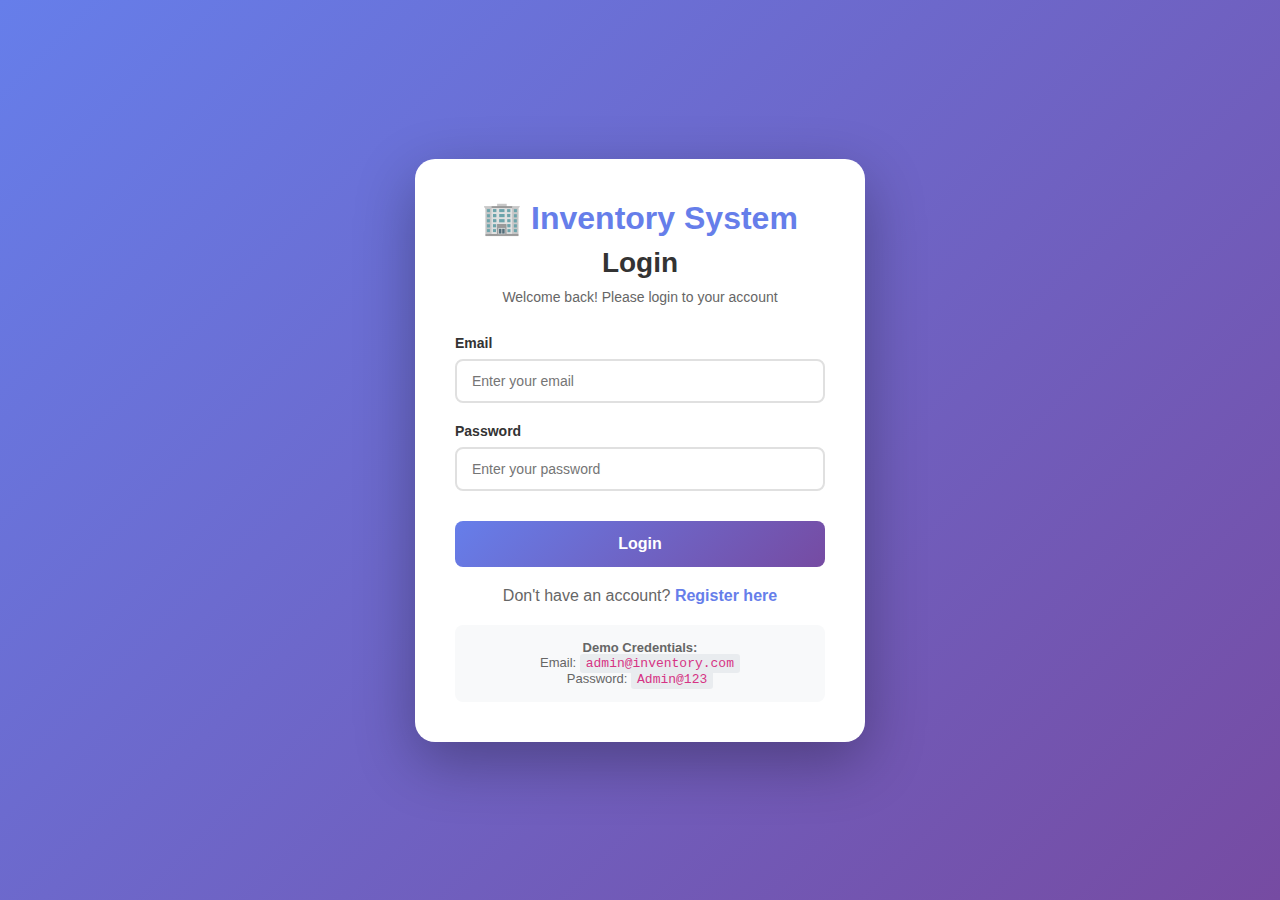
<file: frontend/reports.html>
<!DOCTYPE html>
<html lang="en">
<head>
    <meta charset="UTF-8">
    <meta name="viewport" content="width=device-width, initial-scale=1.0">
    <title>Reports - Smart Inventory Management</title>
    <link rel="stylesheet" href="css/style.css">
    <link rel="stylesheet" href="css/dashboard.css">
    <link rel="stylesheet" href="css/reports.css">
</head>
<body>
    <div class="dashboard-container">
        <div class="dashboard-header">
            <h1>🏢 Smart Inventory Management System</h1>
            <div class="header-actions">
                <a href="dashboard.html" class="btn-secondary">← Dashboard</a>
                <a href="profile.html" class="btn-secondary">👤 Profile</a>
                <button id="logout-btn" class="btn-logout">Logout</button>
            </div>
        </div>

        <div class="dashboard-content">
            <div class="page-header">
                <h2>📊 Reports & Analytics</h2>
            </div>

            <!-- Summary Cards -->
            <div class="stats-grid">
                <div class="stat-card">
                    <div class="stat-icon">📦</div>
                    <div class="stat-info">
                        <h3>Total Products</h3>
                        <p class="stat-value" id="total-products">0</p>
                    </div>
                </div>

                <div class="stat-card">
                    <div class="stat-icon">💰</div>
                    <div class="stat-info">
                        <h3>Total Inventory Value</h3>
                        <p class="stat-value" id="total-value">$0.00</p>
                    </div>
                </div>

                <div class="stat-card warning">
                    <div class="stat-icon">⚠️</div>
                    <div class="stat-info">
                        <h3>Low Stock Items</h3>
                        <p class="stat-value" id="low-stock">0</p>
                    </div>
                </div>

                <div class="stat-card danger">
                    <div class="stat-icon">❌</div>
                    <div class="stat-info">
                        <h3>Out of Stock</h3>
                        <p class="stat-value" id="out-of-stock">0</p>
                    </div>
                </div>
            </div>

            <!-- Products List -->
            <div class="report-section">
                <h3>📦 All Products</h3>
                <div class="table-container">
                    <table class="report-table">
                        <thead>
                            <tr>
                                <th>SKU</th>
                                <th>Product Name</th>
                                <th>Category</th>
                                <th>Supplier</th>
                                <th>Unit Price</th>
                                <th>In Stock</th>
                                <th>Stock Value</th>
                                <th>Status</th>
                                <th class="admin-only">Actions</th>
                            </tr>
                        </thead>
                        <tbody id="category-table">
                            <tr>
                                <td colspan="8" class="no-data">Loading data...</td>
                            </tr>
                        </tbody>
                    </table>
                </div>
            </div>

            <!-- Low Stock Report -->
            <div class="report-section">
                <h3>⚠️ Low Stock Alert Report</h3>
                <div class="table-container">
                    <table class="report-table">
                        <thead>
                            <tr>
                                <th>SKU</th>
                                <th>Product Name</th>
                                <th>Category</th>
                                <th>In Stock</th>
                                <th>Required</th>
                                <th>Need to Restock</th>
                                <th>Status</th>
                                <th>Unit Price</th>
                            </tr>
                        </thead>
                        <tbody id="low-stock-table">
                            <tr>
                                <td colspan="8" class="no-data">Loading data...</td>
                            </tr>
                        </tbody>
                    </table>
                </div>
            </div>

            <!-- Export Section (Admin Only) -->
            <div class="export-section">
                <h3>📥 Export Reports (Admin Only)</h3>
                <p>Download inventory and low stock reports in various formats</p>
                <div class="export-buttons">
                    <button class="btn-primary" onclick="exportToCSV()">📊 Export All Products (CSV)</button>
                    <button class="btn-primary" onclick="exportLowStockCSV()">⚠️ Export Low Stock (CSV)</button>
                    <button class="btn-primary" onclick="printReport()">🖨️ Print Report</button>
                </div>
            </div>

            <div class="info-banner" style="margin-top: 30px;">
                <h3>💡 Admin Features</h3>
                <p>✅ Quick stock updates from reports • ✅ Export to CSV • ✅ Print reports • ✅ Edit product links</p>
                <p class="small-text">Clients have read-only access to view products and reports</p>
            </div>
        </div>
    </div>

    <script src="js/utils.js"></script>
    <script src="js/reports.js"></script>
</body>
</html>
</file>
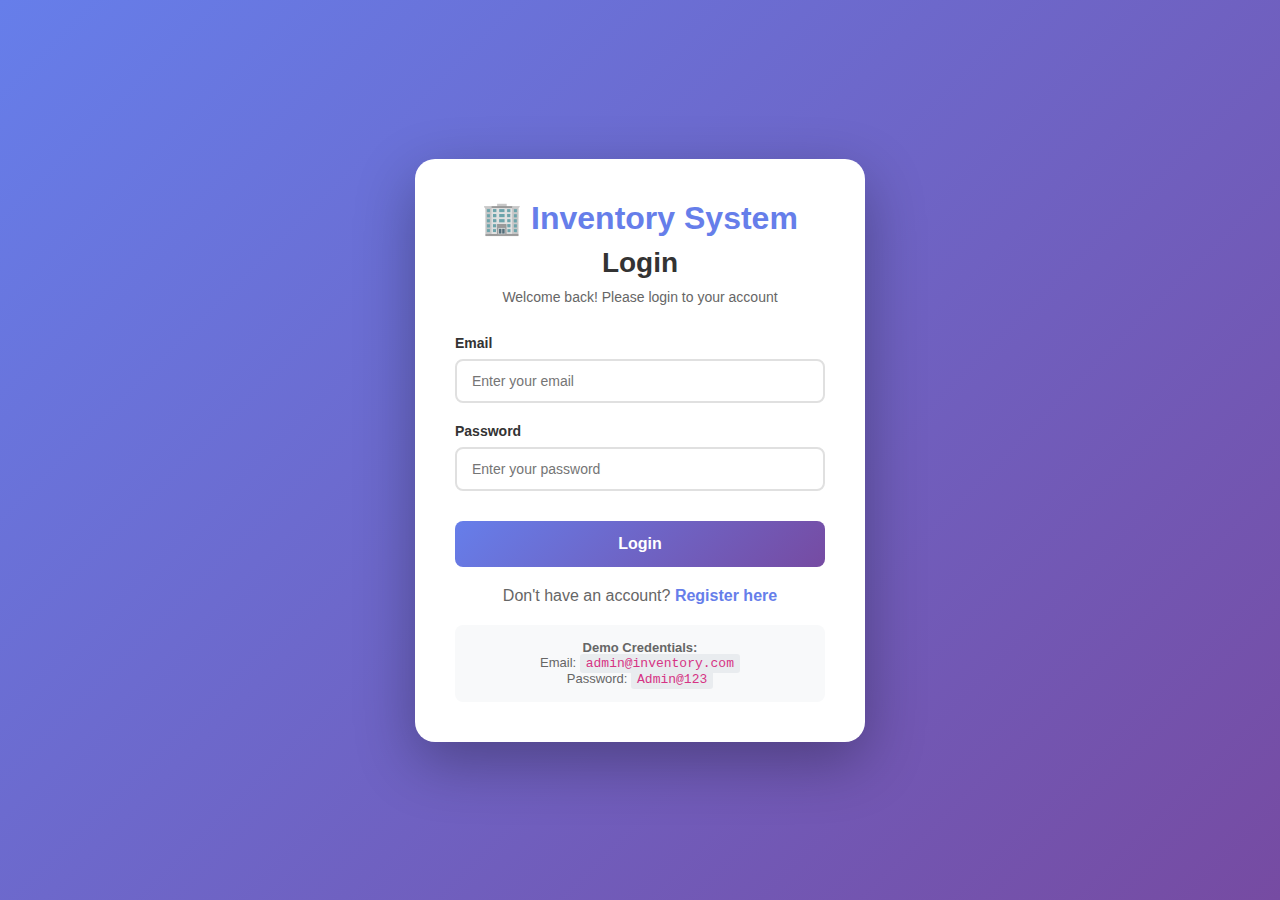
<file: frontend/shop.html>
<!DOCTYPE html>
<html lang="en">
<head>
    <meta charset="UTF-8">
    <meta name="viewport" content="width=device-width, initial-scale=1.0">
    <title>Shop - Smart Inventory Management</title>
    <link rel="stylesheet" href="css/main.css">
    <style>
        .product-grid {
            display: grid;
            grid-template-columns: repeat(auto-fill, minmax(280px, 1fr));
            gap: 2rem;
            margin-top: 2rem;
        }
        .product-card {
            transition: transform 0.2s;
        }
        .product-card:hover {
            transform: translateY(-5px);
        }
        .product-image {
            height: 180px;
            background: var(--slate-100);
            border-radius: var(--radius-md);
            display: flex;
            align-items: center;
            justify-content: center;
            font-size: 3rem;
            margin-bottom: 1rem;
        }
    </style>
</head>
<body class="fade-in">
    <div class="app-wrapper">
        <nav class="navbar">
            <a href="index.html" class="nav-brand">
                <span>🏢</span> Smart Store
            </a>
            <div id="main-nav-links" class="nav-links"></div>
            <div class="nav-user-profile" id="nav-auth-section"></div>
        </nav>

        <!-- Main Content -->
        <main class="main-content">
            <header class="page-header">
                <div class="page-title">
                    <h1>Marketplace</h1>
                    <p>Browse products and place your orders here</p>
                </div>
            </header>

            <div id="shop-loading" class="card" style="text-align: center; padding: 3rem;">
                <p>Loading products...</p>
            </div>

            <div id="product-list" class="product-grid" style="display: none;">
                <!-- Products will be injected here -->
            </div>
        </main>
    </div>

    <!-- Buy Modal -->
    <div id="buy-modal" class="modal">
        <div class="modal-content glass-card" style="max-width: 500px;">
            <div class="modal-header">
                <h2>Checkout Order</h2>
                <span class="close-modal">&times;</span>
            </div>
            <div class="modal-body">
                <div id="checkout-product-info" style="margin-bottom: 1.5rem; display: flex; gap: 1rem; align-items: center;">
                    <div style="font-size: 2rem;">🛍️</div>
                    <div>
                        <h3 id="checkout-name">Product Name</h3>
                        <p id="checkout-price" style="color: var(--primary-600); font-weight: 700;">$0.00</p>
                    </div>
                </div>
                
                <form id="order-form">
                    <input type="hidden" id="order-product-id">
                    <div class="form-group">
                        <label class="form-label">Quantity</label>
                        <input type="number" id="order-quantity" class="form-control" value="1" min="1" required>
                        <p id="stock-hint" style="font-size: 0.75rem; color: var(--slate-500); margin-top: 0.25rem;">Checking availability...</p>
                    </div>
                    <div class="form-group">
                        <label class="form-label">Payment Method</label>
                        <select id="payment-method" class="form-control" required>
                            <option value="Cash on Delivery">Cash on Delivery</option>
                            <option value="UPI">UPI</option>
                            <option value="Credit/Debit Card">Credit/Debit Card</option>
                        </select>
                    </div>

                    <div class="form-group">
                        <label class="form-label">Shipping Address</label>
                        <textarea id="order-address" class="form-control" rows="2" placeholder="Enter your delivery address" required></textarea>
                    </div>
                    
                    <div style="background: var(--slate-50); padding: 1rem; border-radius: var(--radius-md); margin-top: 1rem;">
                        <div style="display: flex; justify-content: space-between; margin-bottom: 0.5rem;">
                            <span>Subtotal:</span>
                            <span id="order-subtotal">$0.00</span>
                        </div>
                        <div style="display: flex; justify-content: space-between; font-weight: 700; font-size: 1.1rem; border-top: 1px solid var(--slate-200); padding-top: 0.5rem; margin-top: 0.5rem;">
                            <span>Total Payable:</span>
                            <span id="order-total">$0.00</span>
                        </div>
                    </div>

                    <div id="upi-section" style="display: none; margin-top: 1rem; text-align: center; background: rgba(99, 102, 241, 0.05); padding: 1rem; border-radius: var(--radius-md); border: 1px dashed var(--primary-300);">
                        <p style="font-size: 0.9rem; margin-bottom: 0.5rem;">Scan QR or use UPI ID: <b>smartinv@upi</b></p>
                        <button type="button" id="pay-now-btn" class="btn btn-primary" style="background: var(--accent-emerald); border-color: var(--accent-emerald);">Pay Now</button>
                    </div>

                    <div style="margin-top: 1.5rem;">
                        <button type="submit" id="confirm-order-btn" class="btn btn-primary" style="width: 100%;">Confirm & Place Order</button>
                    </div>
                </form>
            </div>
        </div>
    </div>

    <script src="js/utils.js"></script>
    <script src="js/shop.js"></script>
</body>
</html>
</file>
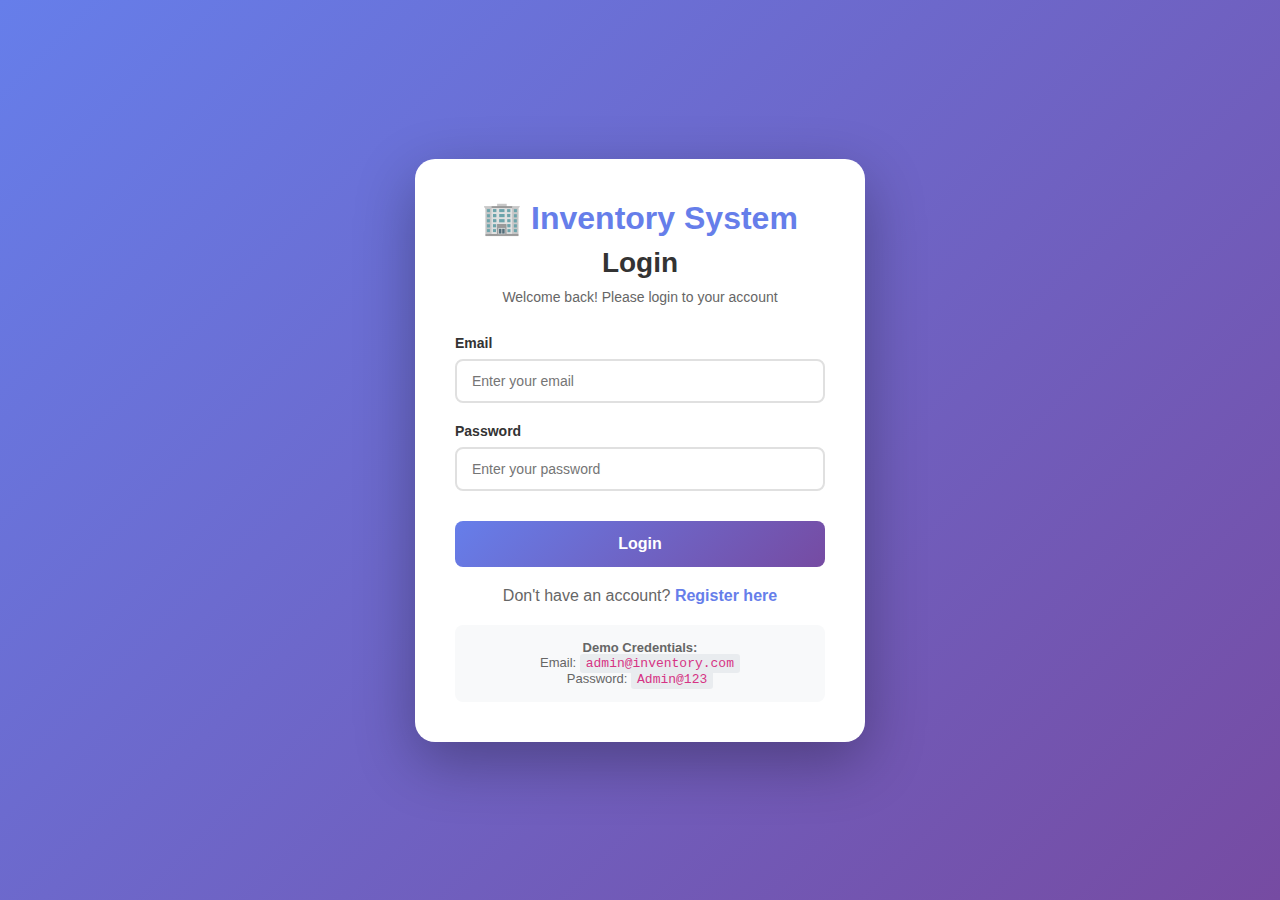
<file: frontend/transactions.html>
<!DOCTYPE html>
<html lang="en">
<head>
    <meta charset="UTF-8">
    <meta name="viewport" content="width=device-width, initial-scale=1.0">
    <title>Transactions - Smart Inventory Management</title>
    <link rel="stylesheet" href="css/style.css">
    <link rel="stylesheet" href="css/dashboard.css">
    <link rel="stylesheet" href="css/reports.css">
</head>
<body>
    <div class="dashboard-container">
        <div class="dashboard-header">
            <h1>🏢 Smart Inventory Management System</h1>
            <div class="header-actions">
                <a href="dashboard.html" class="btn-secondary">← Dashboard</a>
                <a href="profile.html" class="btn-secondary">👤 Profile</a>
                <button id="logout-btn" class="btn-logout">Logout</button>
            </div>
        </div>
        <div class="dashboard-content">
            <div class="page-header">
                <h2>📝 Transactions & Audit Trail</h2>
            </div>
            <div class="report-section">
                <h3>Transaction History</h3>
                <div class="table-container">
                    <table class="report-table">
                        <thead>
                            <tr>
                                <th>ID</th>
                                <th>User</th>
                                <th>Product</th>
                                <th>Type</th>
                                <th>Quantity</th>
                                <th>Timestamp</th>
                                <th>Notes</th>
                            </tr>
                        </thead>
                        <tbody id="transactions-table">
                            <tr><td colspan="7" class="no-data">Loading...</td></tr>
                        </tbody>
                    </table>
                </div>
            </div>
        </div>
    </div>
    <script src="js/utils.js"></script>
    <script src="js/transactions.js"></script>
</body>
</html>
</file>
<file: frontend/css/main.css>
/* 
  Smart Inventory Management System - Global Design System
  Theme: Premium Modern / Glassmorphism
*/

@import url('https://fonts.googleapis.com/css2?family=Inter:wght@300;400;500;600;700&family=Outfit:wght@400;500;600;700&display=swap');

:root {
    /* Primary Colors */
    --primary-600: #4f46e5;
    --primary-700: #4338ca;
    --primary-500: #6366f1;
    --primary-400: #818cf8;
    
    /* Secondary / Accents */
    --accent-emerald: #10b981;
    --accent-amber: #f59e0b;
    --accent-rose: #f43f5e;
    --accent-blue: #3b82f6;
    
    /* Gradients */
    --grad-primary: linear-gradient(135deg, #6366f1 0%, #4f46e5 100%);
    --grad-dark: linear-gradient(135deg, #1e293b 0%, #0f172a 100%);
    --grad-glass: rgba(255, 255, 255, 0.7);
    
    /* Neutrals */
    --slate-50: #f8fafc;
    --slate-100: #f1f5f9;
    --slate-200: #e2e8f0;
    --slate-300: #cbd5e1;
    --slate-400: #94a3b8;
    --slate-500: #64748b;
    --slate-600: #475569;
    --slate-700: #334155;
    --slate-800: #1e293b;
    --slate-900: #0f172a;
    
    /* Shadows */
    --shadow-sm: 0 1px 2px 0 rgb(0 0 0 / 0.05);
    --shadow-md: 0 4px 6px -1px rgb(0 0 0 / 0.1), 0 2px 4px -2px rgb(0 0 0 / 0.1);
    --shadow-lg: 0 10px 15px -3px rgb(0 0 0 / 0.1), 0 4px 6px -4px rgb(0 0 0 / 0.1);
    --shadow-xl: 0 20px 25px -5px rgb(0 0 0 / 0.1), 0 8px 10px -6px rgb(0 0 0 / 0.1);
    
    /* Border Radius */
    --radius-sm: 0.375rem;
    --radius-md: 0.5rem;
    --radius-lg: 0.75rem;
    --radius-xl: 1rem;
    --radius-2xl: 1.5rem;
}

/* Base Reset */
* {
    margin: 0;
    padding: 0;
    box-sizing: border-box;
}

body {
    font-family: 'Inter', sans-serif;
    background-color: var(--slate-50);
    color: var(--slate-800);
    line-height: 1.5;
    -webkit-font-smoothing: antialiased;
    min-height: 100vh;
}

h1, h2, h3, h4 {
    font-family: 'Outfit', sans-serif;
    font-weight: 700;
}

/* Main Navigation */
.navbar {
    height: 60px;
    background: var(--grad-dark);
    color: white;
    display: flex;
    align-items: center;
    justify-content: space-between;
    padding: 0 1.5rem;
    position: sticky;
    top: 0;
    z-index: 1000;
    box-shadow: var(--shadow-lg);
    white-space: nowrap;
}

.nav-brand {
    display: flex;
    align-items: center;
    gap: 0.75rem;
    font-size: 1.5rem;
    font-weight: 700;
    font-family: 'Outfit', sans-serif;
    color: white;
    text-decoration: none;
}

.nav-links {
    display: flex;
    align-items: center;
    gap: 0.125rem;
}

.nav-item {
    padding: 0.5rem 0.7rem;
    color: var(--slate-400);
    text-decoration: none;
    border-radius: var(--radius-lg);
    font-weight: 500;
    transition: all 0.2s ease;
    display: flex;
    align-items: center;
    gap: 0.5rem;
}

.nav-item:hover {
    background: rgba(255, 255, 255, 0.05);
    color: white;
}

.nav-item.active {
    background: var(--primary-600);
    color: white;
    box-shadow: 0 4px 12px rgba(79, 70, 229, 0.4);
}

.nav-user-profile {
    display: flex;
    align-items: center;
    gap: 0.75rem;
    margin-left: 1.5rem;
    padding-left: 1.5rem;
    border-left: 1px solid rgba(255, 255, 255, 0.1);
}

/* Main Content */
.main-content {
    flex-grow: 1;
    padding: 3rem 4rem;
}

.app-wrapper {
    display: flex;
    flex-direction: column;
    min-height: 100vh;
}

.page-header {
    display: flex;
    justify-content: space-between;
    align-items: center;
    margin-bottom: 2rem;
}

.page-title h1 {
    font-size: 1.875rem;
    color: var(--slate-900);
}

.page-title p {
    color: var(--slate-500);
    font-size: 0.875rem;
}

/* Cards & Containers */
.card {
    background: white;
    border-radius: var(--radius-xl);
    padding: 1.5rem;
    box-shadow: var(--shadow-md);
    border: 1px solid var(--slate-200);
}

.glass-card {
    background: rgba(255, 255, 255, 0.97);
    backdrop-filter: blur(20px);
    -webkit-backdrop-filter: blur(20px);
    border: 1px solid rgba(255, 255, 255, 0.6);
    border-radius: var(--radius-2xl);
    box-shadow: 0 25px 50px rgba(0, 0, 0, 0.35);
}

/* Buttons */
.btn {
    display: inline-flex;
    align-items: center;
    justify-content: center;
    gap: 0.5rem;
    padding: 0.625rem 1.25rem;
    border-radius: var(--radius-lg);
    font-weight: 600;
    font-size: 0.875rem;
    cursor: pointer;
    transition: all 0.2s cubic-bezier(0.4, 0, 0.2, 1);
    border: 1px solid transparent;
}

.btn-primary {
    background: var(--grad-primary);
    color: white;
    box-shadow: 0 4px 14px 0 rgba(79, 70, 229, 0.39);
}

.btn-primary:hover {
    transform: translateY(-2px);
    box-shadow: 0 6px 20px rgba(79, 70, 229, 0.23);
}

.btn-secondary {
    background: white;
    color: var(--slate-700);
    border-color: var(--slate-300);
}

.btn-secondary:hover {
    background: var(--slate-50);
}

.btn-danger {
    background: var(--accent-rose);
    color: white;
}

.btn-success {
    background: linear-gradient(135deg, #10b981 0%, #059669 100%);
    color: white;
    box-shadow: 0 4px 14px 0 rgba(16, 185, 129, 0.35);
}

.btn-success:hover {
    transform: translateY(-2px);
    box-shadow: 0 6px 20px rgba(16, 185, 129, 0.4);
}

.btn-logout {
    color: var(--accent-rose);
    border-color: rgba(244, 63, 94, 0.2);
    background: rgba(244, 63, 94, 0.05);
}

/* Forms */
.form-group {
    margin-bottom: 1.25rem;
}

.form-label {
    display: block;
    font-size: 0.875rem;
    font-weight: 600;
    color: var(--slate-700);
    margin-bottom: 0.5rem;
    letter-spacing: 0.01em;
}

.form-control,
.form-input {
    width: 100%;
    padding: 0.75rem 1rem;
    border-radius: var(--radius-lg);
    border: 1.5px solid var(--slate-200);
    background: var(--slate-50);
    font-family: inherit;
    font-size: 0.875rem;
    color: var(--slate-800);
    transition: all 0.2s ease;
    appearance: auto;
}

.form-control:focus,
.form-input:focus {
    outline: none;
    border-color: var(--primary-500);
    background: white;
    box-shadow: 0 0 0 4px rgba(99, 102, 241, 0.12);
}

.form-control::placeholder,
.form-input::placeholder {
    color: var(--slate-400);
}

select.form-control,
select.form-input {
    cursor: pointer;
}

textarea.form-control,
textarea.form-input {
    resize: vertical;
    min-height: 80px;
}

/* Tables */
.table-container {
    overflow-x: auto;
    border-radius: var(--radius-xl);
    border: 1px solid var(--slate-200);
}

table {
    width: 100%;
    border-collapse: collapse;
    background: white;
}

th {
    background: var(--slate-50);
    padding: 1rem 1.5rem;
    text-align: left;
    font-size: 0.75rem;
    font-weight: 600;
    text-transform: uppercase;
    letter-spacing: 0.05em;
    color: var(--slate-500);
    border-bottom: 1px solid var(--slate-200);
}

td {
    padding: 1rem 1.5rem;
    border-bottom: 1px solid var(--slate-100);
    font-size: 0.875rem;
}

tr:hover td {
    background: var(--slate-50);
}

/* Status Badges */
.badge {
    display: inline-flex;
    align-items: center;
    padding: 0.25rem 0.75rem;
    border-radius: 9999px;
    font-size: 0.75rem;
    font-weight: 600;
}

.badge-success { background: #d1fae5; color: #065f46; }
.badge-warning { background: #fef3c7; color: #92400e; }
.badge-danger { background: #fee2e2; color: #991b1b; }
.badge-blue { background: #dbeafe; color: #1e40af; }
.badge-broadcast { background: #ede9fe; color: #5b21b6; }
.badge-low_stock { background: #fee2e2; color: #991b1b; }
.badge-maintenance { background: #fef3c7; color: #92400e; }
.badge-info { background: #dbeafe; color: #1e40af; }

/* Grid Stats */
.stats-grid {
    display: grid;
    grid-template-columns: repeat(auto-fit, minmax(240px, 1fr));
    gap: 1.5rem;
    margin-bottom: 2.5rem;
}

.stat-card {
    padding: 1.5rem;
}

.stat-icon {
    width: 48px;
    height: 48px;
    border-radius: var(--radius-lg);
    display: flex;
    align-items: center;
    justify-content: center;
    font-size: 1.5rem;
    margin-bottom: 1rem;
}

.stat-value {
    font-size: 1.75rem;
    font-weight: 700;
    font-family: 'Outfit', sans-serif;
}

.stat-label {
    color: var(--slate-500);
    font-size: 0.875rem;
}

/* Modals */
.modal {
    display: none;
    position: fixed;
    z-index: 1000;
    left: 0;
    top: 0;
    width: 100%;
    height: 100%;
    background: rgba(15, 23, 42, 0.6);
    backdrop-filter: blur(4px);
}

.modal-content {
    background-color: white;
    margin: 5vh auto;
    padding: 0;
    width: 90%;
    max-width: 600px;
    border-radius: var(--radius-2xl);
    box-shadow: var(--shadow-xl);
    animation: modalSlide 0.3s ease-out;
    overflow: hidden;
}

@keyframes modalSlide {
    from { transform: translateY(-50px); opacity: 0; }
    to { transform: translateY(0); opacity: 1; }
}

.modal-header {
    padding: 1.25rem 2rem;
    background: linear-gradient(135deg, #6366f1 0%, #4f46e5 100%);
    border-bottom: none;
    display: flex;
    justify-content: space-between;
    align-items: center;
}

.modal-body {
    padding: 2rem;
    max-height: 70vh;
    overflow-y: auto;
}

.modal-footer {
    padding: 1.25rem 2rem;
    background: var(--slate-50);
    border-top: 1px solid var(--slate-200);
    display: flex;
    justify-content: flex-end;
    gap: 1rem;
}

/* Toasts */
.toast-container {
    position: fixed;
    top: 1.5rem;
    right: 1.5rem;
    z-index: 9999;
}

.toast {
    padding: 1rem 1.5rem;
    background: white;
    border-radius: var(--radius-xl);
    box-shadow: var(--shadow-xl);
    display: flex;
    align-items: center;
    gap: 0.75rem;
    margin-bottom: 0.75rem;
    border-left: 4px solid var(--primary-500);
    animation: toastSlide 0.3s ease-out;
}

@keyframes toastSlide {
    from { transform: translateX(100%); opacity: 0; }
    to { transform: translateX(0); opacity: 1; }
}

/* Auth Pages Specific */
.auth-page {
    display: flex;
    align-items: center;
    justify-content: center;
    min-height: 100vh;
    padding: 2rem 1.5rem;
    background: linear-gradient(135deg, #1e1b4b 0%, #3730a3 20%, #4f46e5 45%, #6366f1 60%, #2563eb 80%, #0f172a 100%);
}

.auth-card {
    max-width: 460px;
    width: 100%;
    padding: 2.5rem;
}

.auth-header {
    text-align: center;
    margin-bottom: 2rem;
}

.auth-header h1 {
    font-size: 2rem;
    margin-bottom: 0.5rem;
}

.auth-header p {
    color: var(--slate-500);
}

/* Animations */
.fade-in {
    animation: fadeIn 0.5s ease-out;
}

@keyframes fadeIn {
    from { opacity: 0; }
    to { opacity: 1; }
}

/* Modal close button */
.close {
    color: var(--slate-400);
    font-size: 1.5rem;
    font-weight: bold;
    cursor: pointer;
    line-height: 1;
    transition: color 0.2s;
}

.close:hover {
    color: var(--slate-900);
}

/* Dashboard action cards */
.action-card {
    cursor: pointer;
    text-align: center;
    transition: transform 0.2s, box-shadow 0.2s;
}

.action-card:hover {
    transform: translateY(-3px);
    box-shadow: var(--shadow-lg);
}

/* Dashboard movement items */
.movement-item {
    display: flex;
    justify-content: space-between;
    align-items: center;
    padding: 0.75rem 1rem;
    border-radius: var(--radius-lg);
    background: var(--slate-50);
    margin-bottom: 0.5rem;
}

/* Responsive Utilities */
@media (max-width: 1024px) {
    .navbar { padding: 0 1.5rem; }
    .nav-item span { display: none; }
    .nav-user-profile .user-meta { display: none; }
}

@media (max-width: 768px) {
    .nav-links { display: none; } /* Could add a mobile menu later */
    .main-content { padding: 2rem 1.5rem; }
}

/* Currency Selector (Navbar) */
.currency-selector {
    background: rgba(255, 255, 255, 0.08);
    color: white;
    border: 1px solid rgba(255, 255, 255, 0.2);
    border-radius: var(--radius-md);
    padding: 0.35rem 0.65rem;
    font-size: 0.8rem;
    font-family: inherit;
    font-weight: 600;
    cursor: pointer;
    transition: background 0.2s;
    outline: none;
}

.currency-selector:hover {
    background: rgba(255, 255, 255, 0.15);
}

.currency-selector option {
    background: var(--slate-800);
    color: white;
}

/* Stat card gradient icons */
.stat-icon.grad-indigo  { background: linear-gradient(135deg, #6366f1, #4f46e5); color: white; }
.stat-icon.grad-emerald { background: linear-gradient(135deg, #10b981, #059669); color: white; }
.stat-icon.grad-amber   { background: linear-gradient(135deg, #f59e0b, #d97706); color: white; }
.stat-icon.grad-rose    { background: linear-gradient(135deg, #f43f5e, #e11d48); color: white; }
.stat-icon.grad-blue    { background: linear-gradient(135deg, #3b82f6, #2563eb); color: white; }

/* Data table improvements */
.data-table { width: 100%; border-collapse: collapse; }
.data-table thead tr { background: linear-gradient(135deg, var(--slate-50), var(--slate-100)); }
.data-table tbody tr:hover td { background: rgba(99, 102, 241, 0.03); }

/* ─── Form Layout ─────────────────────────────── */
.form-row {
    display: grid;
    grid-template-columns: 1fr 1fr;
    gap: 1rem;
}

@media (max-width: 560px) {
    .form-row { grid-template-columns: 1fr; }
}

.form-actions {
    display: flex;
    justify-content: flex-end;
    gap: 0.75rem;
    margin-top: 1.5rem;
    padding-top: 1.25rem;
    border-top: 1px solid var(--slate-200);
}

/* Modal form inputs without explicit class get styled too */
.modal-body form input:not([type='hidden']):not([type='checkbox']),
.modal-body form textarea,
.modal-body form select {
    width: 100%;
    padding: 0.7rem 1rem;
    border-radius: var(--radius-lg);
    border: 1.5px solid var(--slate-200);
    background: var(--slate-50);
    font-family: inherit;
    font-size: 0.875rem;
    color: var(--slate-800);
    transition: all 0.2s ease;
    margin-top: 0.35rem;
}

.modal-body form input:not([type='hidden']):not([type='checkbox']):focus,
.modal-body form textarea:focus,
.modal-body form select:focus {
    outline: none;
    border-color: var(--primary-500);
    background: white;
    box-shadow: 0 0 0 4px rgba(99, 102, 241, 0.12);
}

.modal-body form label {
    display: block;
    font-size: 0.8rem;
    font-weight: 600;
    color: var(--slate-600);
    text-transform: uppercase;
    letter-spacing: 0.04em;
}

.modal-body form small {
    display: block;
    font-size: 0.75rem;
    color: var(--slate-400);
    margin-top: 0.25rem;
}

.modal-header {
    padding: 1.25rem 2rem;
    background: linear-gradient(135deg, #6366f1 0%, #4f46e5 100%);
    border-bottom: none;
    display: flex;
    justify-content: space-between;
    align-items: center;
}

.modal-header h3,
.modal-header h2 {
    color: white;
    font-size: 1.1rem;
}

.modal-header .close {
    color: rgba(255,255,255,0.7);
}

.modal-header .close:hover {
    color: white;
}

/* Page body subtle gradient background */
body:not(.auth-page) {
    background: linear-gradient(160deg, #f0f4ff 0%, #f8fafc 40%, #f0fdf4 100%);
    background-attachment: fixed;
}

/* Navbar gradient improvement */
.navbar {
    background: linear-gradient(135deg, #0f172a 0%, #1e293b 50%, #312e81 100%);
}

/* Card hover lift */
.card {
    transition: box-shadow 0.2s ease;
}
.card:hover {
    box-shadow: 0 8px 24px rgba(99,102,241,0.08);
}

/* Table header gradient */
th {
    background: linear-gradient(135deg, #f8fafc 0%, #eef2ff 100%);
    color: var(--primary-600);
}

/* btn-primary active gradient */
.btn-primary:active {
    transform: translateY(0);
}

/* Avatar gradient */
.avatar {
    width: 36px;
    height: 36px;
    border-radius: 50%;
    background: linear-gradient(135deg, #6366f1, #a855f7);
    color: white;
    display: flex;
    align-items: center;
    justify-content: center;
    font-weight: 700;
    font-size: 0.85rem;
    flex-shrink: 0;
}

/* Stat cards gradient borders */
.stat-card {
    border-left: 4px solid transparent;
    background-image: linear-gradient(white,white), linear-gradient(135deg,#6366f1,#10b981);
    background-origin: border-box;
    background-clip: padding-box, border-box;
}
</file>
<file: frontend/css/dashboard.css>
/* Dashboard Styles */
body {
    background: #f5f7fa;
}

.dashboard-container {
    width: 100%;
    min-height: 100vh;
    background: #f5f7fa;
}

.dashboard-header {
    background: linear-gradient(135deg, #667eea 0%, #764ba2 100%);
    color: white;
    padding: 20px 40px;
    display: flex;
    justify-content: space-between;
    align-items: center;
    box-shadow: 0 2px 10px rgba(0, 0, 0, 0.1);
}

.dashboard-header h1 {
    font-size: 24px;
    margin: 0;
}

.header-actions {
    display: flex;
    gap: 15px;
    align-items: center;
}

.btn-secondary {
    background: rgba(255, 255, 255, 0.2);
    color: white;
    border: 2px solid white;
    padding: 10px 20px;
    border-radius: 8px;
    text-decoration: none;
    font-size: 14px;
    font-weight: 600;
    transition: all 0.3s ease;
    display: inline-block;
}

.btn-secondary:hover {
    background: white;
    color: #667eea;
}

.btn-logout {
    background: rgba(255, 255, 255, 0.2);
    color: white;
    border: 2px solid white;
    padding: 10px 25px;
    border-radius: 8px;
    cursor: pointer;
    font-size: 14px;
    font-weight: 600;
    transition: all 0.3s ease;
}

.btn-logout:hover {
    background: white;
    color: #667eea;
}

.dashboard-content {
    padding: 40px;
    max-width: 1200px;
    margin: 0 auto;
}

.welcome-card {
    background: white;
    border-radius: 15px;
    padding: 30px;
    box-shadow: 0 2px 10px rgba(0, 0, 0, 0.1);
    margin-bottom: 30px;
}

.welcome-card h2 {
    color: #333;
    margin-bottom: 20px;
    font-size: 28px;
}

.user-info {
    display: flex;
    gap: 30px;
    flex-wrap: wrap;
}

.info-item {
    display: flex;
    flex-direction: column;
    gap: 5px;
}

.info-item .label {
    color: #666;
    font-size: 14px;
    font-weight: 500;
}

.info-item .value {
    color: #333;
    font-size: 16px;
    font-weight: 600;
}

.badge {
    display: inline-block;
    padding: 6px 12px;
    border-radius: 6px;
    font-size: 12px;
    font-weight: 700;
    text-transform: uppercase;
    letter-spacing: 0.5px;
}

.badge.admin {
    background: #667eea;
    color: white;
}

.badge.employee {
    background: #48bb78;
    color: white;
}

.features-grid {
    display: grid;
    grid-template-columns: repeat(auto-fit, minmax(250px, 1fr));
    gap: 20px;
    margin-bottom: 30px;
}

.feature-card {
    background: white;
    border-radius: 15px;
    padding: 30px;
    text-align: center;
    box-shadow: 0 2px 10px rgba(0, 0, 0, 0.1);
    transition: all 0.3s ease;
    cursor: pointer;
}

.feature-card:hover:not(.disabled) {
    transform: translateY(-5px);
    box-shadow: 0 5px 20px rgba(0, 0, 0, 0.15);
}

.feature-card.disabled {
    opacity: 0.6;
    cursor: not-allowed;
}

.feature-card .icon {
    font-size: 48px;
    margin-bottom: 15px;
}

.feature-card h3 {
    color: #333;
    margin-bottom: 10px;
    font-size: 20px;
}

.feature-card p {
    color: #666;
    font-size: 14px;
    margin-bottom: 10px;
}

.feature-card small {
    color: #999;
    font-size: 12px;
    font-style: italic;
}

.info-banner {
    background: linear-gradient(135deg, #48bb78 0%, #38a169 100%);
    color: white;
    border-radius: 15px;
    padding: 30px;
    text-align: center;
    box-shadow: 0 2px 10px rgba(0, 0, 0, 0.1);
}

.info-banner h3 {
    margin-bottom: 15px;
    font-size: 24px;
}

.info-banner p {
    margin-bottom: 10px;
    font-size: 16px;
}

.small-text {
    font-size: 14px !important;
    opacity: 0.9;
}

/* Profile Page Styles */
.profile-container {
    max-width: 900px;
    margin: 0 auto;
}

.profile-section {
    background: white;
    border-radius: 15px;
    padding: 30px;
    box-shadow: 0 2px 10px rgba(0, 0, 0, 0.1);
    margin-bottom: 30px;
}

.profile-section h2 {
    color: #333;
    margin-bottom: 25px;
    font-size: 24px;
    border-bottom: 2px solid #f0f0f0;
    padding-bottom: 15px;
}

.profile-info {
    display: flex;
    flex-direction: column;
    gap: 20px;
}

.info-row {
    display: flex;
    justify-content: space-between;
    align-items: center;
    padding: 15px 0;
    border-bottom: 1px solid #f5f5f5;
}

.info-row:last-child {
    border-bottom: none;
}

.info-row .label {
    color: #666;
    font-size: 14px;
    font-weight: 600;
    min-width: 150px;
}

.info-row .value {
    color: #333;
    font-size: 16px;
    font-weight: 500;
    flex: 1;
    text-align: right;
}

.form-help {
    display: block;
    color: #666;
    font-size: 12px;
    margin-top: 5px;
    line-height: 1.4;
}

.feature-card {
    text-decoration: none;
    color: inherit;
    display: block;
}

/* Responsive */
@media (max-width: 768px) {
    .dashboard-header {
        flex-direction: column;
        gap: 15px;
        text-align: center;
    }

    .dashboard-content {
        padding: 20px;
    }

    .user-info {
        flex-direction: column;
        gap: 15px;
    }

    .features-grid {
        grid-template-columns: 1fr;
    }
}
</file>
<file: frontend/css/inventory.css>
/* Inventory Page Styles */

.page-header {
    display: flex;
    justify-content: space-between;
    align-items: center;
    margin-bottom: 30px;
}

.page-header h2 {
    color: #333;
    font-size: 28px;
    margin: 0;
}

/* Filters Section */
.filters-section {
    background: white;
    border-radius: 10px;
    padding: 20px;
    margin-bottom: 20px;
    box-shadow: 0 2px 10px rgba(0, 0, 0, 0.1);
    display: flex;
    gap: 15px;
    flex-wrap: wrap;
    align-items: center;
}

.filter-group {
    flex: 1;
    min-width: 200px;
}

.search-input, .filter-select {
    width: 100%;
    padding: 10px 15px;
    border: 1px solid #ddd;
    border-radius: 8px;
    font-size: 14px;
    transition: border-color 0.3s ease;
}

.search-input:focus, .filter-select:focus {
    outline: none;
    border-color: #667eea;
}

.checkbox-label {
    display: flex;
    align-items: center;
    gap: 8px;
    font-size: 14px;
    cursor: pointer;
    user-select: none;
}

.checkbox-label input[type="checkbox"] {
    width: 18px;
    height: 18px;
    cursor: pointer;
}

/* Table Styles */
.table-container {
    background: white;
    border-radius: 10px;
    box-shadow: 0 2px 10px rgba(0, 0, 0, 0.1);
    overflow-x: auto;
    margin-bottom: 20px;
}

.products-table {
    width: 100%;
    border-collapse: collapse;
}

.products-table thead {
    background: linear-gradient(135deg, #667eea 0%, #764ba2 100%);
    color: white;
}

.products-table th {
    padding: 15px;
    text-align: left;
    font-weight: 600;
    font-size: 14px;
    text-transform: uppercase;
    letter-spacing: 0.5px;
}

.products-table tbody tr {
    border-bottom: 1px solid #f0f0f0;
    transition: background-color 0.2s ease;
}

.products-table tbody tr:hover {
    background-color: #f8f9fa;
}

.products-table td {
    padding: 15px;
    font-size: 14px;
    color: #333;
}

.no-data {
    text-align: center !important;
    color: #999;
    font-style: italic;
    padding: 40px !important;
}

/* Status Badges */
.status-badge {
    display: inline-block;
    padding: 5px 12px;
    border-radius: 20px;
    font-size: 12px;
    font-weight: 600;
    text-transform: uppercase;
}

.status-badge.in-stock {
    background: #d4edda;
    color: #155724;
}

.status-badge.low-stock {
    background: #fff3cd;
    color: #856404;
}

.status-badge.out-of-stock {
    background: #f8d7da;
    color: #721c24;
}

/* Action Buttons */
.action-buttons {
    display: flex;
    gap: 8px;
    flex-wrap: wrap;
}

.btn-action {
    padding: 6px 12px;
    border: none;
    border-radius: 6px;
    font-size: 12px;
    font-weight: 600;
    cursor: pointer;
    transition: all 0.2s ease;
    text-decoration: none;
    display: inline-block;
}

.btn-view {
    background: #17a2b8;
    color: white;
}

.btn-view:hover {
    background: #138496;
}

.btn-edit {
    background: #ffc107;
    color: #333;
}

.btn-edit:hover {
    background: #e0a800;
}

.btn-stock {
    background: #28a745;
    color: white;
}

.btn-stock:hover {
    background: #218838;
}

.btn-delete {
    background: #dc3545;
    color: white;
}

.btn-delete:hover {
    background: #c82333;
}

/* Products Summary */
.products-summary {
    background: white;
    border-radius: 10px;
    padding: 15px 20px;
    box-shadow: 0 2px 10px rgba(0, 0, 0, 0.1);
    display: flex;
    gap: 20px;
    align-items: center;
    font-size: 14px;
    color: #666;
}

.products-summary strong {
    color: #333;
    font-size: 16px;
}

.products-summary .divider {
    color: #ddd;
}

.low-stock-count strong {
    color: #dc3545;
}

/* Modal Styles */
.modal {
    display: none;
    position: fixed;
    z-index: 1000;
    left: 0;
    top: 0;
    width: 100%;
    height: 100%;
    background-color: rgba(0, 0, 0, 0.5);
    animation: fadeIn 0.3s;
}

@keyframes fadeIn {
    from { opacity: 0; }
    to { opacity: 1; }
}

.modal-content {
    background: white;
    margin: 50px auto;
    border-radius: 15px;
    width: 90%;
    max-width: 600px;
    max-height: 90vh;
    overflow-y: auto;
    animation: slideDown 0.3s;
}

@keyframes slideDown {
    from {
        transform: translateY(-50px);
        opacity: 0;
    }
    to {
        transform: translateY(0);
        opacity: 1;
    }
}

.modal-content.modal-large {
    max-width: 800px;
}

.modal-header {
    background: linear-gradient(135deg, #667eea 0%, #764ba2 100%);
    color: white;
    padding: 20px 30px;
    border-radius: 15px 15px 0 0;
    display: flex;
    justify-content: space-between;
    align-items: center;
}

.modal-header h3 {
    margin: 0;
    font-size: 22px;
}

.close {
    color: white;
    font-size: 28px;
    font-weight: bold;
    cursor: pointer;
    transition: transform 0.2s ease;
}

.close:hover {
    transform: scale(1.2);
}

.modal-body {
    padding: 30px;
}

.form-row {
    display: grid;
    grid-template-columns: 1fr 1fr;
    gap: 20px;
    margin-bottom: 20px;
}

.form-group {
    margin-bottom: 20px;
}

.form-group label {
    display: block;
    margin-bottom: 8px;
    font-weight: 600;
    color: #333;
    font-size: 14px;
}

.form-group input,
.form-group select,
.form-group textarea {
    width: 100%;
    padding: 10px 15px;
    border: 1px solid #ddd;
    border-radius: 8px;
    font-size: 14px;
    font-family: inherit;
    transition: border-color 0.3s ease;
}

.form-group input:focus,
.form-group select:focus,
.form-group textarea:focus {
    outline: none;
    border-color: #667eea;
}

.form-group small {
    display: block;
    margin-top: 5px;
    font-size: 12px;
    color: #666;
}

.form-actions {
    display: flex;
    justify-content: flex-end;
    gap: 15px;
    margin-top: 30px;
    padding-top: 20px;
    border-top: 1px solid #f0f0f0;
}

/* Stock Info in Modal */
.stock-info {
    background: #f8f9fa;
    padding: 15px;
    border-radius: 8px;
    margin-bottom: 20px;
}

.stock-info p {
    margin: 5px 0;
    font-size: 14px;
}

/* Product Details */
.product-details {
    background: #f8f9fa;
    padding: 20px;
    border-radius: 8px;
    margin-bottom: 20px;
}

.detail-row {
    display: flex;
    justify-content: space-between;
    padding: 10px 0;
    border-bottom: 1px solid #e0e0e0;
}

.detail-row:last-child {
    border-bottom: none;
}

.detail-label {
    font-weight: 600;
    color: #666;
}

.detail-value {
    color: #333;
}

.modal-section {
    margin-top: 30px;
}

.modal-section h4 {
    color: #333;
    margin-bottom: 15px;
    font-size: 18px;
    border-bottom: 2px solid #f0f0f0;
    padding-bottom: 10px;
}

/* Movements Container */
.movements-container {
    max-height: 300px;
    overflow-y: auto;
}

.movement-item {
    background: white;
    padding: 15px;
    border-radius: 8px;
    margin-bottom: 10px;
    border-left: 4px solid #667eea;
}

.movement-item.stock-in {
    border-left-color: #28a745;
}

.movement-item.stock-out {
    border-left-color: #dc3545;
}

.movement-item.adjustment {
    border-left-color: #ffc107;
}

.movement-header {
    display: flex;
    justify-content: space-between;
    align-items: center;
    margin-bottom: 8px;
}

.movement-type {
    font-weight: 600;
    text-transform: uppercase;
    font-size: 12px;
}

.movement-date {
    font-size: 12px;
    color: #666;
}

.movement-details {
    font-size: 14px;
    color: #333;
}

.no-movements {
    text-align: center;
    color: #999;
    font-style: italic;
    padding: 20px;
}

.loading-message {
    text-align: center;
    padding: 40px;
    font-size: 16px;
    color: #666;
}

/* Responsive */
@media (max-width: 768px) {
    .page-header {
        flex-direction: column;
        gap: 15px;
        align-items: flex-start;
    }

    .filters-section {
        flex-direction: column;
    }

    .filter-group {
        width: 100%;
    }

    .form-row {
        grid-template-columns: 1fr;
    }

    .products-table {
        font-size: 12px;
    }

    .products-table th,
    .products-table td {
        padding: 10px 8px;
    }

    .action-buttons {
        flex-direction: column;
    }

    .modal-content {
        width: 95%;
        margin: 20px auto;
    }

    .products-summary {
        flex-direction: column;
        align-items: flex-start;
        gap: 10px;
    }

    .products-summary .divider {
        display: none;
    }
}
</file>
<file: frontend/css/reports.css>
/* Reports Page Styles */

.stats-grid {
    display: grid;
    grid-template-columns: repeat(auto-fit, minmax(250px, 1fr));
    gap: 20px;
    margin-bottom: 30px;
}

.stat-card {
    background: white;
    border-radius: 12px;
    padding: 25px;
    box-shadow: 0 2px 10px rgba(0, 0, 0, 0.1);
    display: flex;
    align-items: center;
    gap: 20px;
    transition: transform 0.2s ease;
}

.stat-card:hover {
    transform: translateY(-3px);
    box-shadow: 0 4px 15px rgba(0, 0, 0, 0.15);
}

.stat-card.warning {
    border-left: 4px solid #ffc107;
}

.stat-card.danger {
    border-left: 4px solid #dc3545;
}

.stat-icon {
    font-size: 48px;
    opacity: 0.9;
}

.stat-info {
    flex: 1;
}

.stat-info h3 {
    margin: 0 0 10px 0;
    font-size: 14px;
    color: #666;
    font-weight: 600;
    text-transform: uppercase;
    letter-spacing: 0.5px;
}

.stat-value {
    margin: 0;
    font-size: 32px;
    font-weight: 700;
    color: #333;
}

.report-section {
    background: white;
    border-radius: 12px;
    padding: 25px;
    box-shadow: 0 2px 10px rgba(0, 0, 0, 0.1);
    margin-bottom: 30px;
}

.report-section h3 {
    margin: 0 0 20px 0;
    font-size: 20px;
    color: #333;
    border-bottom: 2px solid #f0f0f0;
    padding-bottom: 15px;
}

.report-table {
    width: 100%;
    border-collapse: collapse;
}

.report-table thead {
    background: linear-gradient(135deg, #667eea 0%, #764ba2 100%);
    color: white;
}

.report-table th {
    padding: 15px;
    text-align: left;
    font-weight: 600;
    font-size: 14px;
    text-transform: uppercase;
    letter-spacing: 0.5px;
}

.report-table tbody tr {
    border-bottom: 1px solid #f0f0f0;
    transition: background-color 0.2s ease;
}

.report-table tbody tr:hover {
    background-color: #f8f9fa;
}

.report-table td {
    padding: 15px;
    font-size: 14px;
    color: #333;
}

.report-table tbody tr:last-child {
    border-bottom: none;
}

.low-stock-row {
    background-color: #fff3cd;
}

.low-stock-row:hover {
    background-color: #ffe69c !important;
}

.out-of-stock-row {
    background-color: #f8d7da;
}

.out-of-stock-row:hover {
    background-color: #f5c6cb !important;
}

.shortage {
    color: #dc3545;
    font-weight: 600;
}

.export-section {
    background: white;
    border-radius: 12px;
    padding: 25px;
    box-shadow: 0 2px 10px rgba(0, 0, 0, 0.1);
    margin-bottom: 30px;
}

.export-section h3 {
    margin: 0 0 15px 0;
    font-size: 20px;
    color: #333;
}

.export-section p {
    color: #666;
    margin-bottom: 20px;
}

.export-buttons {
    display: flex;
    gap: 15px;
    flex-wrap: wrap;
}

.export-buttons button {
    padding: 12px 24px;
    border: none;
    border-radius: 8px;
    font-size: 14px;
    font-weight: 600;
    cursor: pointer;
    transition: all 0.2s ease;
}

.export-buttons button:not(:disabled) {
    background: linear-gradient(135deg, #667eea 0%, #764ba2 100%);
    color: white;
}

.export-buttons button:not(:disabled):hover {
    transform: translateY(-2px);
    box-shadow: 0 4px 12px rgba(102, 126, 234, 0.4);
}

.export-buttons button:disabled {
    background: #e0e0e0;
    color: #999;
    cursor: not-allowed;
}

/* Responsive */
@media (max-width: 768px) {
    .stats-grid {
        grid-template-columns: 1fr;
    }

    .stat-card {
        padding: 20px;
    }

    .stat-icon {
        font-size: 36px;
    }

    .stat-value {
        font-size: 24px;
    }

    .report-table {
        font-size: 12px;
    }

    .report-table th,
    .report-table td {
        padding: 10px 8px;
    }

    .export-buttons {
        flex-direction: column;
    }

    .export-buttons button {
        width: 100%;
    }
}

/* Action buttons in reports table */
.action-buttons {
    display: flex;
    gap: 5px;
    flex-wrap: wrap;
    justify-content: center;
}

.btn-action {
    padding: 6px 12px;
    border: none;
    border-radius: 6px;
    font-size: 13px;
    font-weight: 600;
    cursor: pointer;
    transition: all 0.2s ease;
    white-space: nowrap;
}

.btn-action.btn-stock {
    background: linear-gradient(135deg, #667eea 0%, #764ba2 100%);
    color: white;
}

.btn-action.btn-stock:hover {
    transform: translateY(-2px);
    box-shadow: 0 4px 12px rgba(102, 126, 234, 0.4);
}

.btn-action.btn-edit {
    background: #28a745;
    color: white;
    min-width: 40px;
}

.btn-action.btn-edit:hover {
    background: #218838;
    transform: translateY(-2px);
    box-shadow: 0 4px 12px rgba(40, 167, 69, 0.4);
}

/* Admin-only elements */
.admin-only {
    /* Will be hidden by JavaScript for non-admin users */
}

/* Print styles */
@media print {
    .dashboard-header,
    .export-section,
    .info-banner,
    .btn-action {
        display: none !important;
    }
    
    .report-section {
        page-break-inside: avoid;
    }
}
</file>
<file: frontend/css/style.css>
/* Reset and Base Styles */
* {
    margin: 0;
    padding: 0;
    box-sizing: border-box;
}

body {
    font-family: 'Segoe UI', Tahoma, Geneva, Verdana, sans-serif;
    background: linear-gradient(135deg, #667eea 0%, #764ba2 100%);
    min-height: 100vh;
    display: flex;
    align-items: center;
    justify-content: center;
}

/* Auth Container */
.auth-container {
    width: 100%;
    min-height: 100vh;
    display: flex;
    align-items: center;
    justify-content: center;
    padding: 20px;
}

.auth-card {
    background: white;
    border-radius: 20px;
    padding: 40px;
    box-shadow: 0 20px 60px rgba(0, 0, 0, 0.3);
    width: 100%;
    max-width: 450px;
    animation: slideIn 0.3s ease-out;
}

.register-card {
    max-width: 600px;
}

@keyframes slideIn {
    from {
        opacity: 0;
        transform: translateY(-20px);
    }
    to {
        opacity: 1;
        transform: translateY(0);
    }
}

/* Auth Header */
.auth-header {
    text-align: center;
    margin-bottom: 30px;
}

.auth-header h1 {
    font-size: 32px;
    margin-bottom: 10px;
    color: #667eea;
}

.auth-header h2 {
    font-size: 28px;
    margin-bottom: 10px;
    color: #333;
}

.auth-header p {
    color: #666;
    font-size: 14px;
}

/* Messages */
.error-message {
    background: #fee;
    border: 1px solid #fcc;
    color: #c33;
    padding: 12px;
    border-radius: 8px;
    margin-bottom: 20px;
    text-align: center;
}

.success-message {
    background: #efe;
    border: 1px solid #cfc;
    color: #3c3;
    padding: 12px;
    border-radius: 8px;
    margin-bottom: 20px;
    text-align: center;
}

/* Forms */
.auth-form {
    display: flex;
    flex-direction: column;
    gap: 20px;
}

.form-row {
    display: grid;
    grid-template-columns: 1fr 1fr;
    gap: 15px;
}

.form-group {
    display: flex;
    flex-direction: column;
}

.form-group label {
    margin-bottom: 8px;
    color: #333;
    font-weight: 600;
    font-size: 14px;
}

.form-group input,
.form-group select {
    padding: 12px 15px;
    border: 2px solid #e0e0e0;
    border-radius: 8px;
    font-size: 14px;
    transition: all 0.3s ease;
}

.form-group input:focus,
.form-group select:focus {
    outline: none;
    border-color: #667eea;
    box-shadow: 0 0 0 3px rgba(102, 126, 234, 0.1);
}

.form-group input:disabled,
.form-group select:disabled {
    background: #f5f5f5;
    cursor: not-allowed;
}

/* Buttons */
.btn-primary {
    background: linear-gradient(135deg, #667eea 0%, #764ba2 100%);
    color: white;
    padding: 14px 30px;
    border: none;
    border-radius: 8px;
    font-size: 16px;
    font-weight: 600;
    cursor: pointer;
    transition: all 0.3s ease;
    margin-top: 10px;
}

.btn-primary:hover:not(:disabled) {
    transform: translateY(-2px);
    box-shadow: 0 5px 20px rgba(102, 126, 234, 0.4);
}

.btn-primary:disabled {
    opacity: 0.6;
    cursor: not-allowed;
}

/* Auth Footer */
.auth-footer {
    text-align: center;
    margin-top: 20px;
    color: #666;
}

.auth-footer a {
    color: #667eea;
    text-decoration: none;
    font-weight: 600;
}

.auth-footer a:hover {
    text-decoration: underline;
}

/* Demo Credentials */
.demo-credentials {
    background: #f8f9fa;
    padding: 15px;
    border-radius: 8px;
    margin-top: 20px;
    text-align: center;
    font-size: 13px;
    color: #666;
}

.demo-credentials code {
    background: #e9ecef;
    padding: 2px 6px;
    border-radius: 3px;
    font-family: 'Courier New', monospace;
    color: #d63384;
}

/* Password Requirements */
.password-requirements {
    background: #f8f9fa;
    padding: 15px;
    border-radius: 8px;
    font-size: 13px;
}

.password-requirements p {
    margin-bottom: 8px;
    color: #333;
}

.password-requirements ul {
    list-style-position: inside;
    color: #666;
}

.password-requirements li {
    padding: 2px 0;
}

/* Responsive */
@media (max-width: 768px) {
    .form-row {
        grid-template-columns: 1fr;
    }

    .auth-card {
        padding: 30px 20px;
    }
}
</file>
